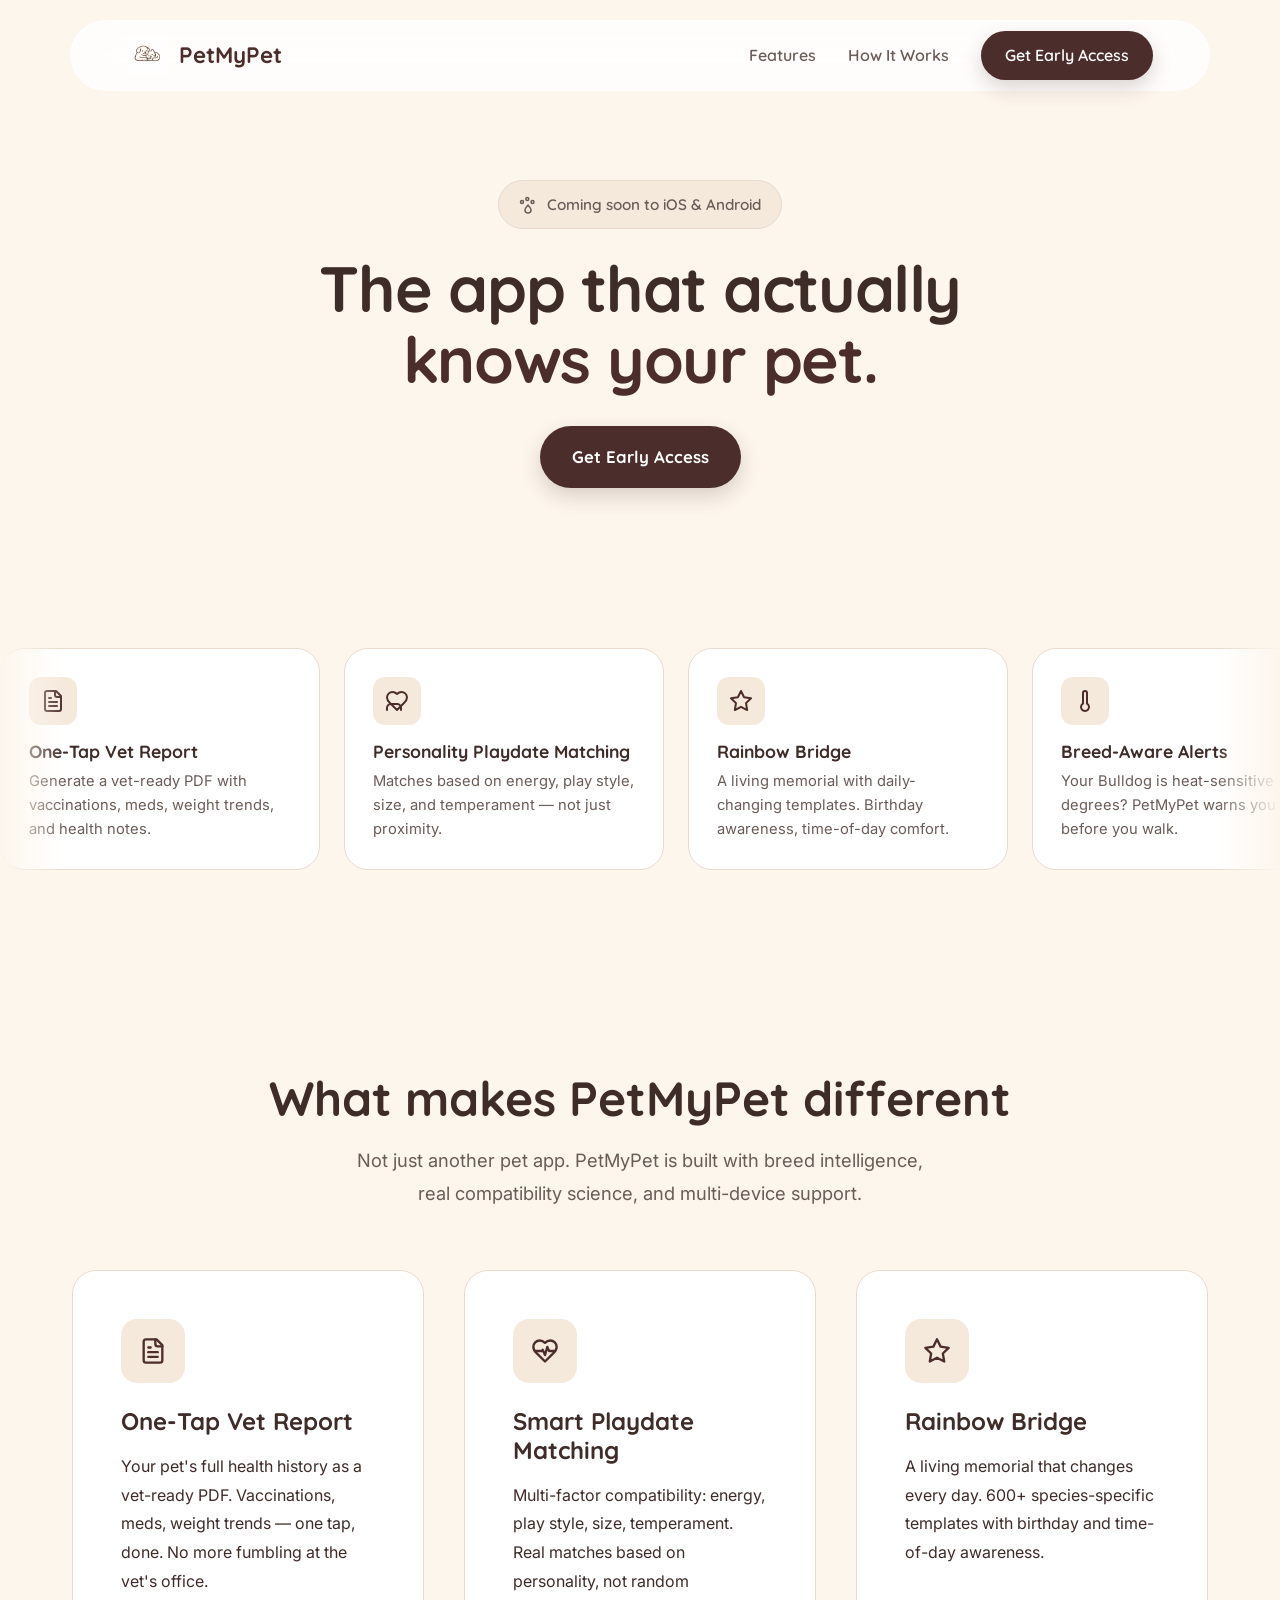
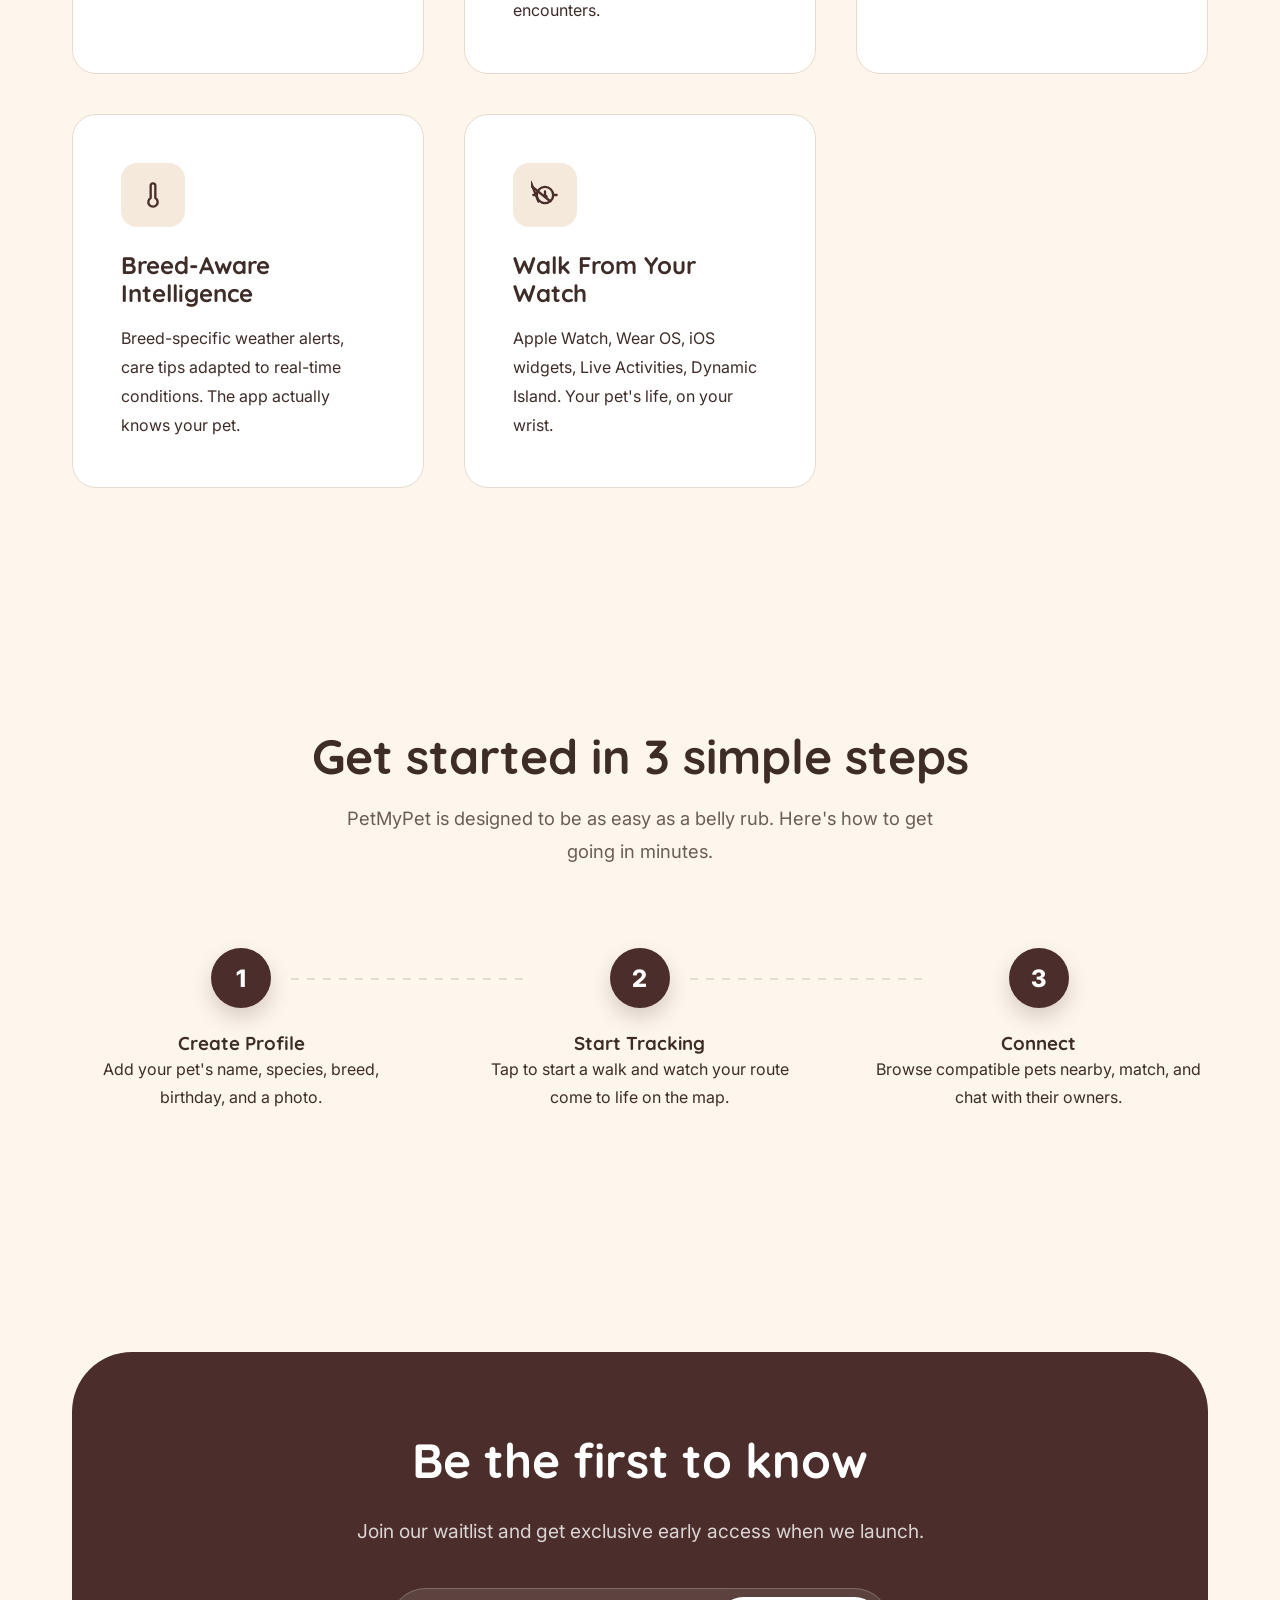
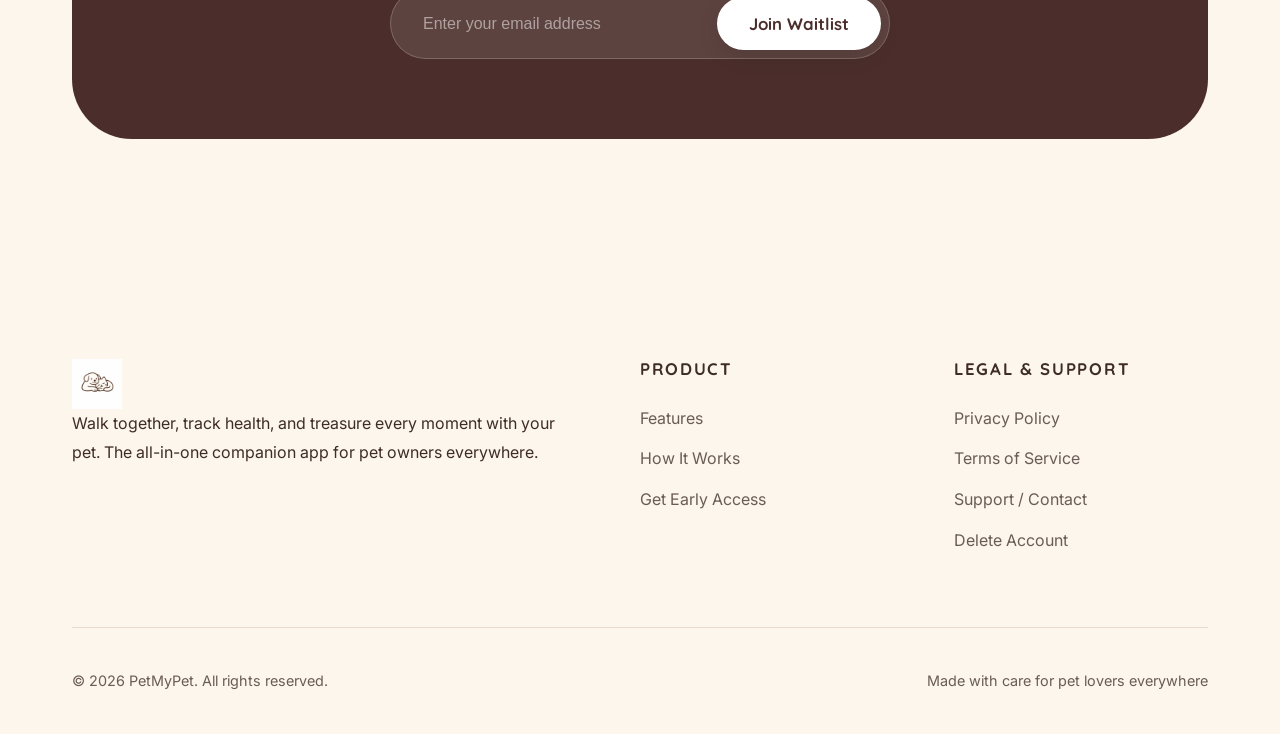
<file: index.html>
<!DOCTYPE html>
<html lang="en">
<head>
  <meta charset="UTF-8" />
  <meta name="viewport" content="width=device-width, initial-scale=1.0" />
  <title>PetMyPet — The App That Actually Knows Your Pet</title>
  <meta name="description" content="One-tap vet reports, breed-aware alerts, personality-based playdate matching, and walks from your Watch. PetMyPet is the pet app that actually knows your pet." />
  <meta property="og:title" content="PetMyPet — The App That Actually Knows Your Pet" />
  <meta property="og:description" content="One-tap vet reports, breed-aware alerts, personality-based playdate matching, and walks from your Watch. Coming soon." />
  <meta property="og:type" content="website" />
  <meta property="og:image" content="images/logo.png" />
  <link rel="icon" type="image/svg+xml" href="data:image/svg+xml,%3Csvg xmlns='http://www.w3.org/2000/svg' viewBox='0 0 24 24' fill='%234B2E2B'%3E%3Ccircle cx='11' cy='4' r='2'/%3E%3Ccircle cx='18' cy='8' r='2'/%3E%3Ccircle cx='4' cy='8' r='2'/%3E%3Cpath d='M12 12c-1.5 2-4 4-4 6.5a4 4 0 0 0 8 0c0-2.5-2.5-4.5-4-6.5z'/%3E%3C/svg%3E" />
  <link rel="stylesheet" href="css/style.css" />
  <link rel="preconnect" href="https://fonts.googleapis.com" />
  <link rel="preconnect" href="https://fonts.gstatic.com" crossorigin />
</head>
<body>

<!-- HEADER -->
<header class="header" role="banner">
  <div class="container">
    <div class="header-inner">
      <a href="index.html" class="logo" aria-label="PetMyPet Home">
        <img src="images/logo.png" alt="PetMyPet Logo" />
        PetMyPet
      </a>
      <nav class="nav" aria-label="Main navigation">
        <a href="#features">Features</a>
        <a href="#how-it-works">How It Works</a>
        <a href="#waitlist" class="btn btn-primary btn-sm">Get Early Access</a>
      </nav>
      <button class="hamburger" aria-label="Open menu" aria-expanded="false">
        <span></span><span></span><span></span>
      </button>
    </div>
  </div>
  <nav class="mobile-nav" aria-label="Mobile navigation">
    <a href="#features">Features</a>
    <a href="#how-it-works">How It Works</a>
    <a href="#waitlist">Get Early Access</a>
  </nav>
</header>

<!-- HERO -->
<section class="hero" id="home" aria-label="Hero">
  <div class="container">
    <div class="hero-inner">
      <div class="hero-content">
        <div class="hero-badge fade-in">
          <svg width="18" height="18" viewBox="0 0 24 24" fill="none" stroke="currentColor" stroke-width="2" stroke-linecap="round" stroke-linejoin="round"><circle cx="11" cy="4" r="2"/><circle cx="18" cy="8" r="2"/><circle cx="4" cy="8" r="2"/><path d="M12 12c-1.5 2-4 4-4 6.5a4 4 0 0 0 8 0c0-2.5-2.5-4.5-4-6.5z"/></svg>
          Coming soon to iOS &amp; Android
        </div>
        <h1 class="fade-in fade-in-delay-1">
          The app that actually<br>
          <span style="color: var(--primary)">knows your pet.</span>
        </h1>
        <div class="hero-actions fade-in fade-in-delay-2">
          <a href="#waitlist" class="btn btn-primary">Get Early Access</a>
        </div>
      </div>
    </div>
  </div>
</section>

<!-- FEATURE HIGHLIGHTS CAROUSEL -->
<section class="carousel-section">
  <div class="carousel-wrapper">
    <div class="carousel-track">
      <!-- Set 1 -->
      <div class="carousel-card">
        <div class="carousel-card-icon"><svg width="24" height="24" viewBox="0 0 24 24" fill="none" stroke="currentColor" stroke-width="2" stroke-linecap="round" stroke-linejoin="round"><path d="M15 2H6a2 2 0 0 0-2 2v16a2 2 0 0 0 2 2h12a2 2 0 0 0 2-2V7Z"/><path d="M14 2v4a2 2 0 0 0 2 2h4"/><path d="M10 9H8"/><path d="M16 13H8"/><path d="M16 17H8"/></svg></div>
        <h3>One-Tap Vet Report</h3>
        <p>Generate a vet-ready PDF with vaccinations, meds, weight trends, and health notes.</p>
      </div>
      <div class="carousel-card">
        <div class="carousel-card-icon"><svg width="24" height="24" viewBox="0 0 24 24" fill="none" stroke="currentColor" stroke-width="2" stroke-linecap="round" stroke-linejoin="round"><path d="M19 14c1.49-1.46 3-3.21 3-5.5A5.5 5.5 0 0 0 16.5 3c-1.76 0-3 .5-4.5 2-1.5-1.5-2.74-2-4.5-2A5.5 5.5 0 0 0 2 8.5c0 2.3 1.5 4.05 3 5.5l7 7Z"/><path d="M16 21v-2a4 4 0 0 0-4-4H6a4 4 0 0 0-4 4v2"/></svg></div>
        <h3>Personality Playdate Matching</h3>
        <p>Matches based on energy, play style, size, and temperament — not just proximity.</p>
      </div>
      <div class="carousel-card">
        <div class="carousel-card-icon"><svg width="24" height="24" viewBox="0 0 24 24" fill="none" stroke="currentColor" stroke-width="2" stroke-linecap="round" stroke-linejoin="round"><polygon points="12 2 15.09 8.26 22 9.27 17 14.14 18.18 21.02 12 17.77 5.82 21.02 7 14.14 2 9.27 8.91 8.26 12 2"/></svg></div>
        <h3>Rainbow Bridge</h3>
        <p>A living memorial with daily-changing templates. Birthday awareness, time-of-day comfort.</p>
      </div>
      <div class="carousel-card">
        <div class="carousel-card-icon"><svg width="24" height="24" viewBox="0 0 24 24" fill="none" stroke="currentColor" stroke-width="2" stroke-linecap="round" stroke-linejoin="round"><path d="M14 4v10.54a4 4 0 1 1-4 0V4a2 2 0 0 1 4 0Z"/></svg></div>
        <h3>Breed-Aware Alerts</h3>
        <p>Your Bulldog is heat-sensitive at 35 degrees? PetMyPet warns you before you walk.</p>
      </div>
      <div class="carousel-card">
        <div class="carousel-card-icon"><svg width="24" height="24" viewBox="0 0 24 24" fill="none" stroke="currentColor" stroke-width="2" stroke-linecap="round" stroke-linejoin="round"><circle cx="12" cy="12" r="7"/><polyline points="12 9 12 12 13.5 13.5"/><path d="M16.51 17.35-.35 3.83"/><path d="M2 12h2"/><path d="M20 12h2"/><path d="M6.34 17.66-.35.35"/></svg></div>
        <h3>Walk From Your Watch</h3>
        <p>Apple Watch, Wear OS, widgets, Live Activities. Start walks from your wrist.</p>
      </div>
      <div class="carousel-card">
        <div class="carousel-card-icon"><svg width="24" height="24" viewBox="0 0 24 24" fill="none" stroke="currentColor" stroke-width="2" stroke-linecap="round" stroke-linejoin="round"><path d="M16 21v-2a4 4 0 0 0-4-4H6a4 4 0 0 0-4 4v2"/><circle cx="9" cy="7" r="4"/><path d="M22 21v-2a4 4 0 0 0-3-3.87"/><path d="M16 3.13a4 4 0 0 1 0 7.75"/></svg></div>
        <h3>Family Sharing</h3>
        <p>Invite family and caregivers. Everyone sees walks, health records, and vet dates.</p>
      </div>
      <!-- Set 2 (duplicate for seamless loop) -->
      <div class="carousel-card">
        <div class="carousel-card-icon"><svg width="24" height="24" viewBox="0 0 24 24" fill="none" stroke="currentColor" stroke-width="2" stroke-linecap="round" stroke-linejoin="round"><path d="M15 2H6a2 2 0 0 0-2 2v16a2 2 0 0 0 2 2h12a2 2 0 0 0 2-2V7Z"/><path d="M14 2v4a2 2 0 0 0 2 2h4"/><path d="M10 9H8"/><path d="M16 13H8"/><path d="M16 17H8"/></svg></div>
        <h3>One-Tap Vet Report</h3>
        <p>Generate a vet-ready PDF with vaccinations, meds, weight trends, and health notes.</p>
      </div>
      <div class="carousel-card">
        <div class="carousel-card-icon"><svg width="24" height="24" viewBox="0 0 24 24" fill="none" stroke="currentColor" stroke-width="2" stroke-linecap="round" stroke-linejoin="round"><path d="M19 14c1.49-1.46 3-3.21 3-5.5A5.5 5.5 0 0 0 16.5 3c-1.76 0-3 .5-4.5 2-1.5-1.5-2.74-2-4.5-2A5.5 5.5 0 0 0 2 8.5c0 2.3 1.5 4.05 3 5.5l7 7Z"/><path d="M16 21v-2a4 4 0 0 0-4-4H6a4 4 0 0 0-4 4v2"/></svg></div>
        <h3>Personality Playdate Matching</h3>
        <p>Matches based on energy, play style, size, and temperament — not just proximity.</p>
      </div>
      <div class="carousel-card">
        <div class="carousel-card-icon"><svg width="24" height="24" viewBox="0 0 24 24" fill="none" stroke="currentColor" stroke-width="2" stroke-linecap="round" stroke-linejoin="round"><polygon points="12 2 15.09 8.26 22 9.27 17 14.14 18.18 21.02 12 17.77 5.82 21.02 7 14.14 2 9.27 8.91 8.26 12 2"/></svg></div>
        <h3>Rainbow Bridge</h3>
        <p>A living memorial with daily-changing templates. Birthday awareness, time-of-day comfort.</p>
      </div>
      <div class="carousel-card">
        <div class="carousel-card-icon"><svg width="24" height="24" viewBox="0 0 24 24" fill="none" stroke="currentColor" stroke-width="2" stroke-linecap="round" stroke-linejoin="round"><path d="M14 4v10.54a4 4 0 1 1-4 0V4a2 2 0 0 1 4 0Z"/></svg></div>
        <h3>Breed-Aware Alerts</h3>
        <p>Your Bulldog is heat-sensitive at 35 degrees? PetMyPet warns you before you walk.</p>
      </div>
      <div class="carousel-card">
        <div class="carousel-card-icon"><svg width="24" height="24" viewBox="0 0 24 24" fill="none" stroke="currentColor" stroke-width="2" stroke-linecap="round" stroke-linejoin="round"><circle cx="12" cy="12" r="7"/><polyline points="12 9 12 12 13.5 13.5"/><path d="M16.51 17.35-.35 3.83"/><path d="M2 12h2"/><path d="M20 12h2"/><path d="M6.34 17.66-.35.35"/></svg></div>
        <h3>Walk From Your Watch</h3>
        <p>Apple Watch, Wear OS, widgets, Live Activities. Start walks from your wrist.</p>
      </div>
      <div class="carousel-card">
        <div class="carousel-card-icon"><svg width="24" height="24" viewBox="0 0 24 24" fill="none" stroke="currentColor" stroke-width="2" stroke-linecap="round" stroke-linejoin="round"><path d="M16 21v-2a4 4 0 0 0-4-4H6a4 4 0 0 0-4 4v2"/><circle cx="9" cy="7" r="4"/><path d="M22 21v-2a4 4 0 0 0-3-3.87"/><path d="M16 3.13a4 4 0 0 1 0 7.75"/></svg></div>
        <h3>Family Sharing</h3>
        <p>Invite family and caregivers. Everyone sees walks, health records, and vet dates.</p>
      </div>
    </div>
  </div>
</section>

<!-- FEATURES -->
<section class="section" id="features">
  <div class="container">
    <div class="text-center fade-in">
      <h2 class="section-heading">What makes PetMyPet different</h2>
      <p class="section-subtext">Not just another pet app. PetMyPet is built with breed intelligence, real compatibility science, and multi-device support.</p>
    </div>
    <div class="features-grid">
      <div class="feature-card fade-in">
        <span class="feature-card-icon">
          <svg width="28" height="28" viewBox="0 0 24 24" fill="none" stroke="currentColor" stroke-width="2" stroke-linecap="round" stroke-linejoin="round"><path d="M15 2H6a2 2 0 0 0-2 2v16a2 2 0 0 0 2 2h12a2 2 0 0 0 2-2V7Z"/><path d="M14 2v4a2 2 0 0 0 2 2h4"/><path d="M10 9H8"/><path d="M16 13H8"/><path d="M16 17H8"/></svg>
        </span>
        <h3>One-Tap Vet Report</h3>
        <p>Your pet's full health history as a vet-ready PDF. Vaccinations, meds, weight trends — one tap, done. No more fumbling at the vet's office.</p>
      </div>
      <div class="feature-card fade-in fade-in-delay-1">
        <span class="feature-card-icon">
          <svg width="28" height="28" viewBox="0 0 24 24" fill="none" stroke="currentColor" stroke-width="2" stroke-linecap="round" stroke-linejoin="round"><path d="M19 14c1.49-1.46 3-3.21 3-5.5A5.5 5.5 0 0 0 16.5 3c-1.76 0-3 .5-4.5 2-1.5-1.5-2.74-2-4.5-2A5.5 5.5 0 0 0 2 8.5c0 2.3 1.5 4.05 3 5.5l7 7Z"/><path d="M3.22 12H9.5l.5-1 2 4.5 2-7 1.5 3.5h5.27"/></svg>
        </span>
        <h3>Smart Playdate Matching</h3>
        <p>Multi-factor compatibility: energy, play style, size, temperament. Real matches based on personality, not random encounters.</p>
      </div>
      <div class="feature-card fade-in fade-in-delay-2">
        <span class="feature-card-icon">
          <svg width="28" height="28" viewBox="0 0 24 24" fill="none" stroke="currentColor" stroke-width="2" stroke-linecap="round" stroke-linejoin="round"><polygon points="12 2 15.09 8.26 22 9.27 17 14.14 18.18 21.02 12 17.77 5.82 21.02 7 14.14 2 9.27 8.91 8.26 12 2"/></svg>
        </span>
        <h3>Rainbow Bridge</h3>
        <p>A living memorial that changes every day. 600+ species-specific templates with birthday and time-of-day awareness.</p>
      </div>
      <div class="feature-card fade-in fade-in-delay-3">
        <span class="feature-card-icon">
          <svg width="28" height="28" viewBox="0 0 24 24" fill="none" stroke="currentColor" stroke-width="2" stroke-linecap="round" stroke-linejoin="round"><path d="M14 4v10.54a4 4 0 1 1-4 0V4a2 2 0 0 1 4 0Z"/></svg>
        </span>
        <h3>Breed-Aware Intelligence</h3>
        <p>Breed-specific weather alerts, care tips adapted to real-time conditions. The app actually knows your pet.</p>
      </div>
      <div class="feature-card fade-in">
        <span class="feature-card-icon">
          <svg width="28" height="28" viewBox="0 0 24 24" fill="none" stroke="currentColor" stroke-width="2" stroke-linecap="round" stroke-linejoin="round"><circle cx="12" cy="12" r="7"/><polyline points="12 9 12 12 13.5 13.5"/><path d="M16.51 17.35-.35 3.83"/><path d="M2 12h2"/><path d="M20 12h2"/><path d="M6.34 17.66-.35.35"/></svg>
        </span>
        <h3>Walk From Your Watch</h3>
        <p>Apple Watch, Wear OS, iOS widgets, Live Activities, Dynamic Island. Your pet's life, on your wrist.</p>
      </div>
    </div>
  </div>
</section>

<!-- HOW IT WORKS -->
<section class="section how-it-works" id="how-it-works">
  <div class="container">
    <div class="text-center fade-in">
      <h2 class="section-heading">Get started in 3 simple steps</h2>
      <p class="section-subtext">PetMyPet is designed to be as easy as a belly rub. Here's how to get going in minutes.</p>
    </div>
    <div class="steps-container">
      <div class="step-item fade-in">
        <div class="step-number">1</div>
        <h3>Create Profile</h3>
        <p>Add your pet's name, species, breed, birthday, and a photo.</p>
      </div>
      <div class="step-item fade-in fade-in-delay-1">
        <div class="step-number">2</div>
        <h3>Start Tracking</h3>
        <p>Tap to start a walk and watch your route come to life on the map.</p>
      </div>
      <div class="step-item fade-in fade-in-delay-2">
        <div class="step-number">3</div>
        <h3>Connect</h3>
        <p>Browse compatible pets nearby, match, and chat with their owners.</p>
      </div>
    </div>
  </div>
</section>

<!-- WAITLIST -->
<section class="section" id="waitlist">
  <div class="container">
    <div class="waitlist-card fade-in">
      <h2>Be the first to know</h2>
      <p>Join our waitlist and get exclusive early access when we launch.</p>
      <form class="waitlist-form">
        <input type="email" placeholder="Enter your email address" required />
        <button type="submit" class="btn btn-primary">Join Waitlist</button>
      </form>
    </div>
  </div>
</section>

<!-- FOOTER -->
<footer class="footer">
  <div class="container">
    <div class="footer-top">
      <div class="footer-brand">
        <a href="index.html" class="footer-logo">
          <img src="images/logo.png" alt="PetMyPet Logo" />
        </a>
        <p>Walk together, track health, and treasure every moment with your pet. The all-in-one companion app for pet owners everywhere.</p>
      </div>
      <div class="footer-col">
        <h5>Product</h5>
        <ul>
          <li><a href="#features">Features</a></li>
          <li><a href="#how-it-works">How It Works</a></li>
          <li><a href="#waitlist">Get Early Access</a></li>
        </ul>
      </div>
      <div class="footer-col">
        <h5>Legal &amp; Support</h5>
        <ul>
          <li><a href="privacy.html">Privacy Policy</a></li>
          <li><a href="terms.html">Terms of Service</a></li>
          <li><a href="support.html">Support / Contact</a></li>
          <li><a href="delete-account.html">Delete Account</a></li>
        </ul>
      </div>
    </div>
    <div class="footer-bottom">
      <p>&copy; 2026 PetMyPet. All rights reserved.</p>
      <p>Made with care for pet lovers everywhere</p>
    </div>
  </div>
</footer>

<script src="js/main.js"></script>
</body>
</html>
</file>
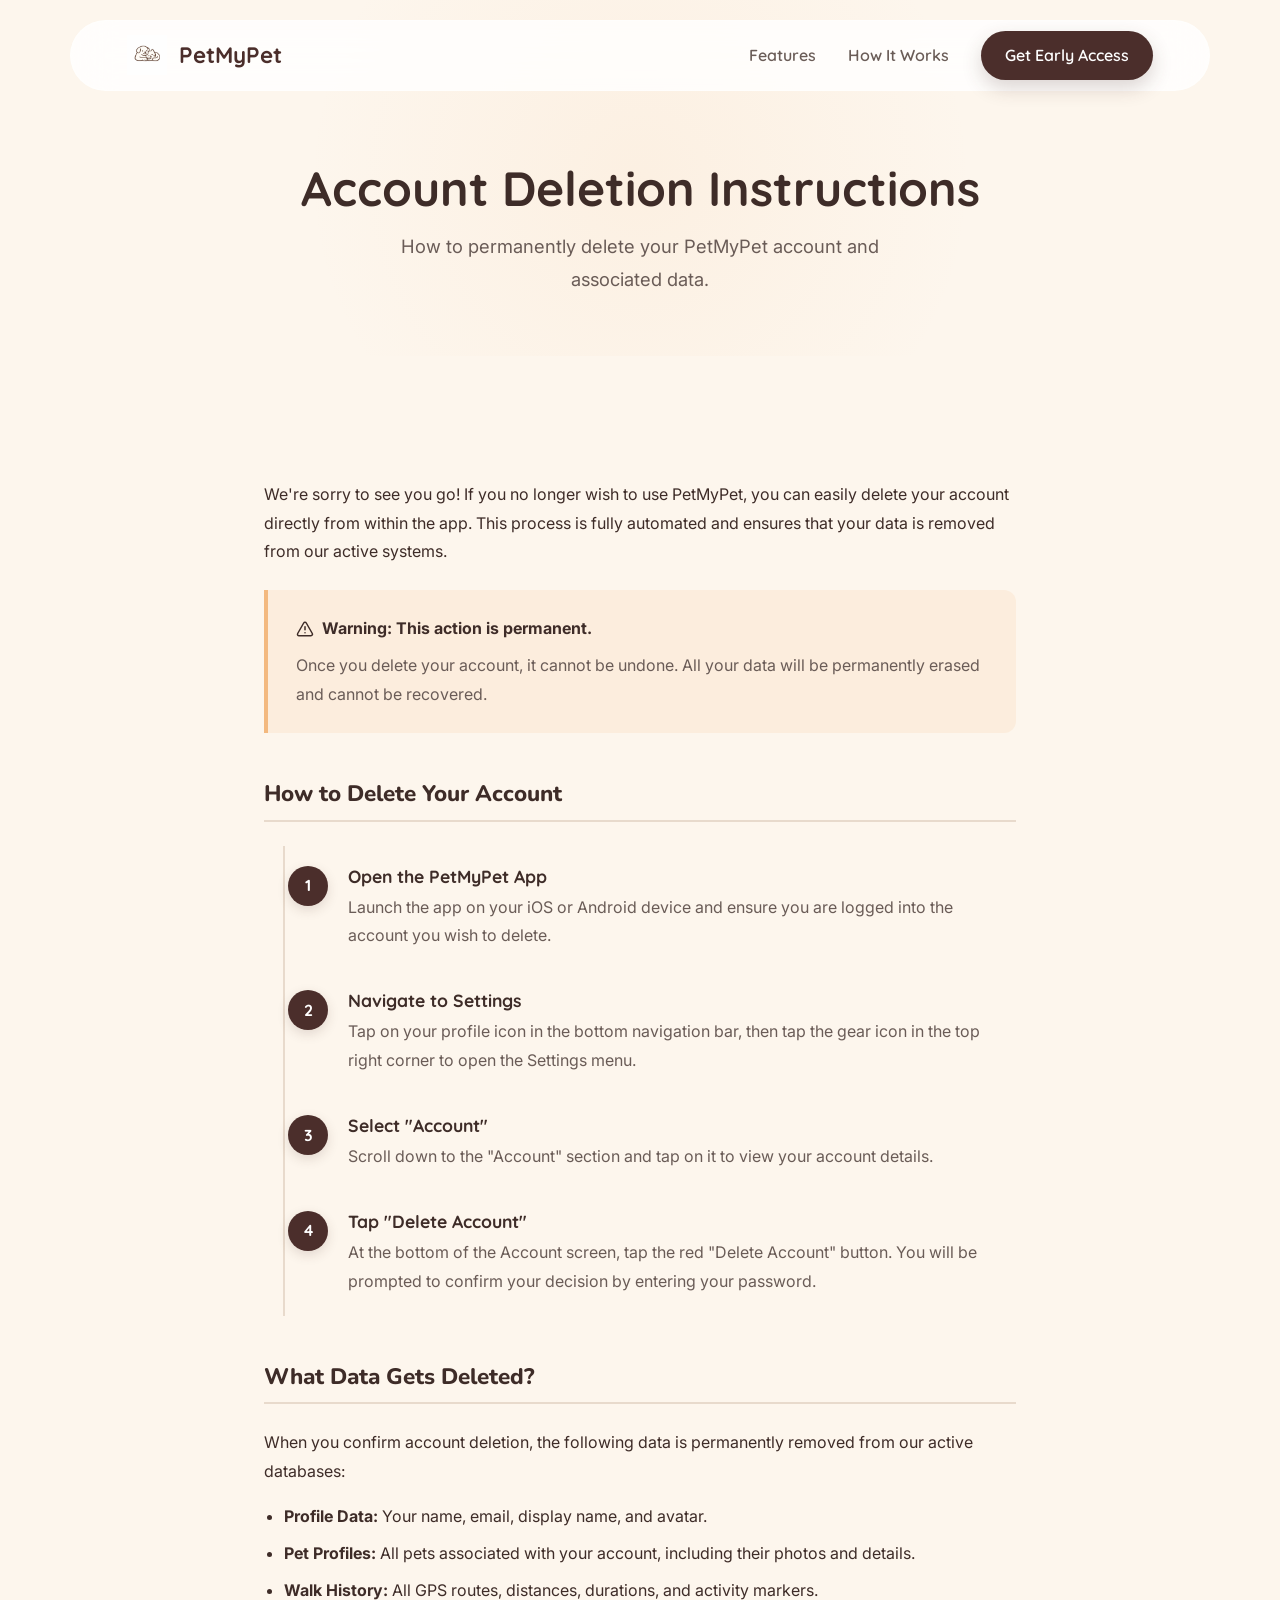
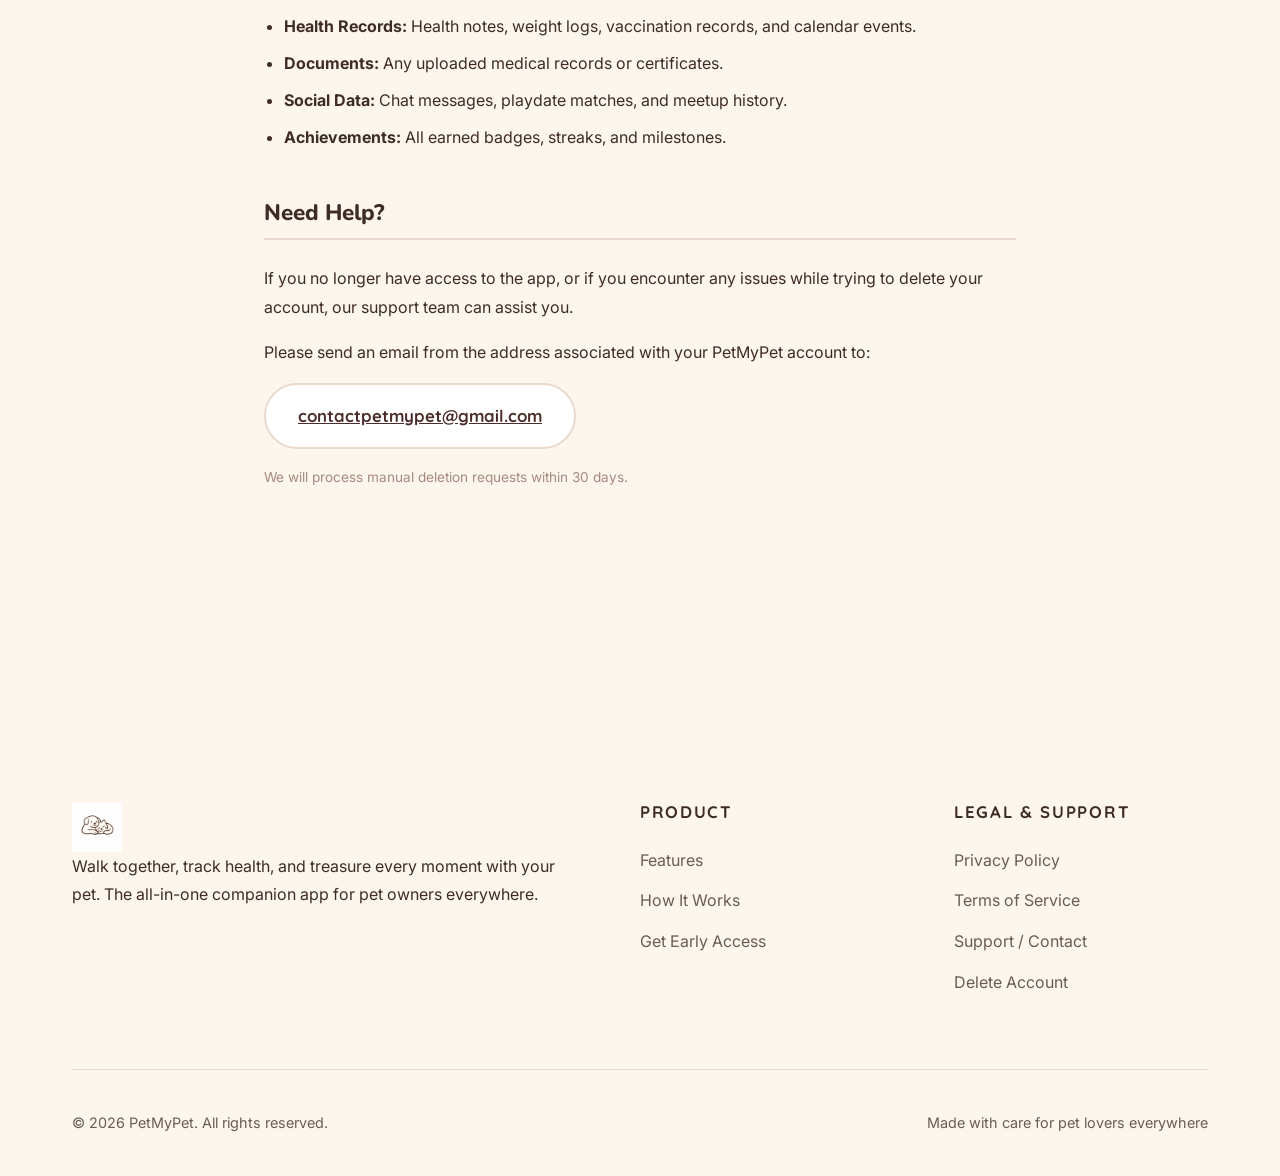
<file: delete-account.html>
<!DOCTYPE html>
<html lang="en">
<head>
  <meta charset="UTF-8" />
  <meta name="viewport" content="width=device-width, initial-scale=1.0" />
  <title>Account Deletion Instructions — PetMyPet</title>
  <meta name="description" content="Instructions on how to delete your PetMyPet account and data." />
  <meta property="og:title" content="Account Deletion — PetMyPet" />
  <meta property="og:description" content="How to permanently delete your PetMyPet account and associated data." />
  <meta property="og:type" content="website" />
  <link rel="icon" type="image/svg+xml" href="data:image/svg+xml,%3Csvg xmlns='http://www.w3.org/2000/svg' viewBox='0 0 24 24' fill='%234B2E2B'%3E%3Ccircle cx='11' cy='4' r='2'/%3E%3Ccircle cx='18' cy='8' r='2'/%3E%3Ccircle cx='4' cy='8' r='2'/%3E%3Cpath d='M12 12c-1.5 2-4 4-4 6.5a4 4 0 0 0 8 0c0-2.5-2.5-4.5-4-6.5z'/%3E%3C/svg%3E" />
  <link rel="stylesheet" href="css/style.css" />
  <link rel="preconnect" href="https://fonts.googleapis.com" />
  <link rel="preconnect" href="https://fonts.gstatic.com" crossorigin />
</head>
<body>

<!-- HEADER -->
<header class="header" role="banner">
  <div class="container">
    <div class="header-inner">
      <a href="index.html" class="logo" aria-label="PetMyPet Home">
        <img src="images/logo.png" alt="PetMyPet Logo" />
        PetMyPet
      </a>
      <nav class="nav" aria-label="Main navigation">
        <a href="index.html#features">Features</a>
        <a href="index.html#how-it-works">How It Works</a>
        <a href="index.html#waitlist" class="btn btn-primary btn-sm">Get Early Access</a>
      </nav>
      <button class="hamburger" aria-label="Open menu" aria-expanded="false">
        <span></span><span></span><span></span>
      </button>
    </div>
  </div>
  <nav class="mobile-nav" aria-label="Mobile navigation">
    <a href="index.html#features">Features</a>
    <a href="index.html#how-it-works">How It Works</a>
    <a href="index.html#waitlist">Get Early Access</a>
  </nav>
</header>

<!-- INNER HERO -->
<section class="inner-hero">
  <div class="container">
    <h1>Account Deletion Instructions</h1>
    <p>How to permanently delete your PetMyPet account and associated data.</p>
  </div>
</section>

<!-- CONTENT -->
<section class="inner-content">
  <div class="container" style="max-width: 800px; margin: 0 auto; padding: 64px 24px 96px;">

    <div class="inner-body">
      <p>We're sorry to see you go! If you no longer wish to use PetMyPet, you can easily delete your account directly from within the app. This process is fully automated and ensures that your data is removed from our active systems.</p>

      <div class="warning-box">
        <strong>
          <svg width="18" height="18" viewBox="0 0 24 24" fill="none" stroke="currentColor" stroke-width="2" stroke-linecap="round" stroke-linejoin="round"><path d="m21.73 18-8-14a2 2 0 0 0-3.48 0l-8 14A2 2 0 0 0 4 21h16a2 2 0 0 0 1.73-3"/><path d="M12 9v4"/><path d="M12 17h.01"/></svg>
          Warning: This action is permanent.
        </strong>
        <p>Once you delete your account, it cannot be undone. All your data will be permanently erased and cannot be recovered.</p>
      </div>

      <h3 style="font-family: 'Nunito', sans-serif; font-weight: 800; font-size: 1.4rem; margin: 48px 0 24px; padding-bottom: 12px; border-bottom: 2px solid var(--border);">How to Delete Your Account</h3>

      <div class="delete-steps">
        <div class="delete-step">
          <div class="delete-step-num">1</div>
          <div class="delete-step-body">
            <h4>Open the PetMyPet App</h4>
            <p>Launch the app on your iOS or Android device and ensure you are logged into the account you wish to delete.</p>
          </div>
        </div>
        <div class="delete-step">
          <div class="delete-step-num">2</div>
          <div class="delete-step-body">
            <h4>Navigate to Settings</h4>
            <p>Tap on your profile icon in the bottom navigation bar, then tap the gear icon in the top right corner to open the Settings menu.</p>
          </div>
        </div>
        <div class="delete-step">
          <div class="delete-step-num">3</div>
          <div class="delete-step-body">
            <h4>Select "Account"</h4>
            <p>Scroll down to the "Account" section and tap on it to view your account details.</p>
          </div>
        </div>
        <div class="delete-step">
          <div class="delete-step-num">4</div>
          <div class="delete-step-body">
            <h4>Tap "Delete Account"</h4>
            <p>At the bottom of the Account screen, tap the red "Delete Account" button. You will be prompted to confirm your decision by entering your password.</p>
          </div>
        </div>
      </div>

      <h3 style="font-family: 'Nunito', sans-serif; font-weight: 800; font-size: 1.4rem; margin: 48px 0 24px; padding-bottom: 12px; border-bottom: 2px solid var(--border);">What Data Gets Deleted?</h3>
      <p>When you confirm account deletion, the following data is permanently removed from our active databases:</p>
      <ul style="list-style: disc; padding-left: 20px; display: flex; flex-direction: column; gap: 8px; margin-bottom: 24px;">
        <li><strong>Profile Data:</strong> Your name, email, display name, and avatar.</li>
        <li><strong>Pet Profiles:</strong> All pets associated with your account, including their photos and details.</li>
        <li><strong>Walk History:</strong> All GPS routes, distances, durations, and activity markers.</li>
        <li><strong>Health Records:</strong> Health notes, weight logs, vaccination records, and calendar events.</li>
        <li><strong>Documents:</strong> Any uploaded medical records or certificates.</li>
        <li><strong>Social Data:</strong> Chat messages, playdate matches, and meetup history.</li>
        <li><strong>Achievements:</strong> All earned badges, streaks, and milestones.</li>
      </ul>

      <h3 style="font-family: 'Nunito', sans-serif; font-weight: 800; font-size: 1.4rem; margin: 48px 0 24px; padding-bottom: 12px; border-bottom: 2px solid var(--border);">Need Help?</h3>
      <p>If you no longer have access to the app, or if you encounter any issues while trying to delete your account, our support team can assist you.</p>
      <p>Please send an email from the address associated with your PetMyPet account to:</p>
      <p style="margin-top: 12px;">
        <a href="mailto:contactpetmypet@gmail.com" class="btn btn-outline">contactpetmypet@gmail.com</a>
      </p>
      <p style="font-size: 0.85rem; color: var(--muted); margin-top: 12px;">We will process manual deletion requests within 30 days.</p>

    </div>

  </div>
</section>

<!-- FOOTER -->
<footer class="footer" role="contentinfo">
  <div class="container">
    <div class="footer-top">
      <div class="footer-brand">
        <a href="index.html" class="footer-logo">
          <img src="images/logo.png" alt="PetMyPet Logo" />
        </a>
        <p>Walk together, track health, and treasure every moment with your pet. The all-in-one companion app for pet owners everywhere.</p>
      </div>
      <div class="footer-col">
        <h5>Product</h5>
        <ul>
          <li><a href="index.html#features">Features</a></li>
          <li><a href="index.html#how-it-works">How It Works</a></li>
          <li><a href="index.html#waitlist">Get Early Access</a></li>
        </ul>
      </div>
      <div class="footer-col">
        <h5>Legal &amp; Support</h5>
        <ul>
          <li><a href="privacy.html">Privacy Policy</a></li>
          <li><a href="terms.html">Terms of Service</a></li>
          <li><a href="support.html">Support / Contact</a></li>
          <li><a href="delete-account.html">Delete Account</a></li>
        </ul>
      </div>
    </div>
    <div class="footer-bottom">
      <p>&copy; 2026 PetMyPet. All rights reserved.</p>
      <p>Made with care for pet lovers everywhere</p>
    </div>
  </div>
</footer>

<script src="js/main.js"></script>
</body>
</html>
</file>
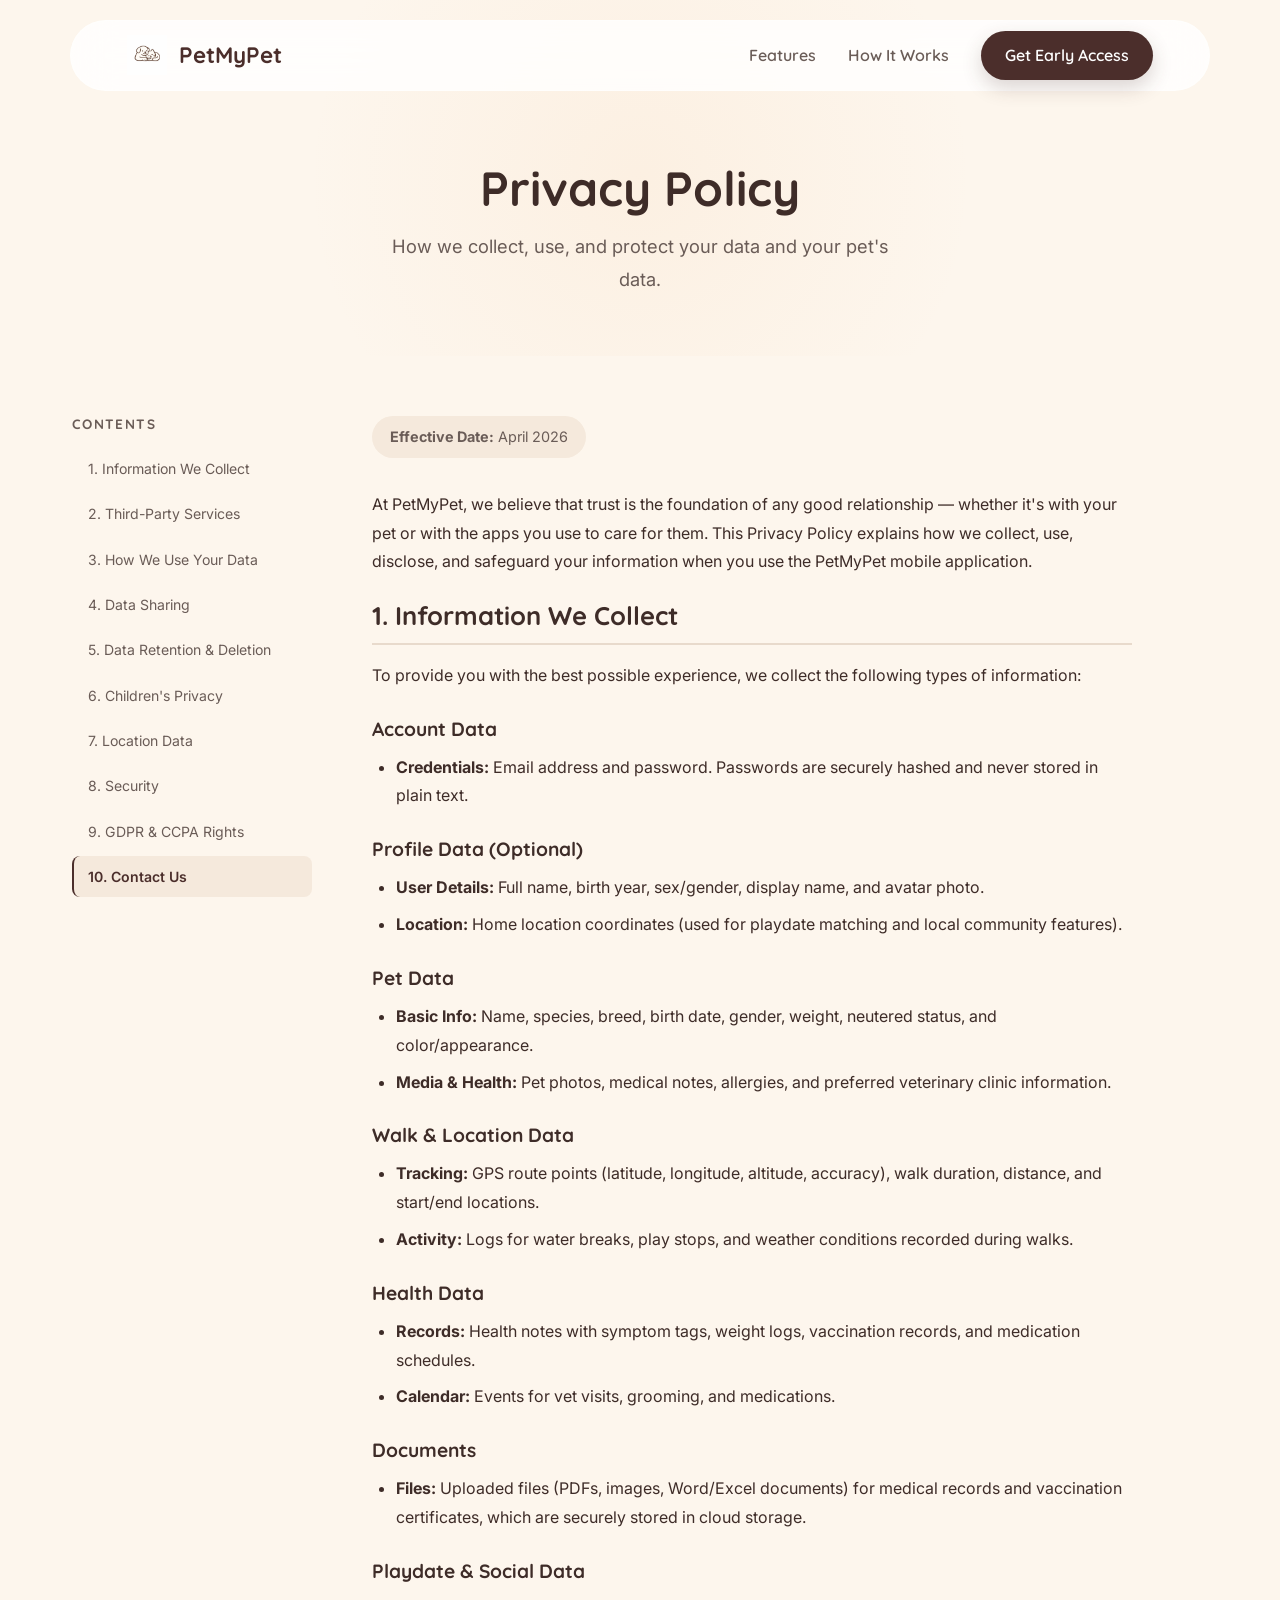
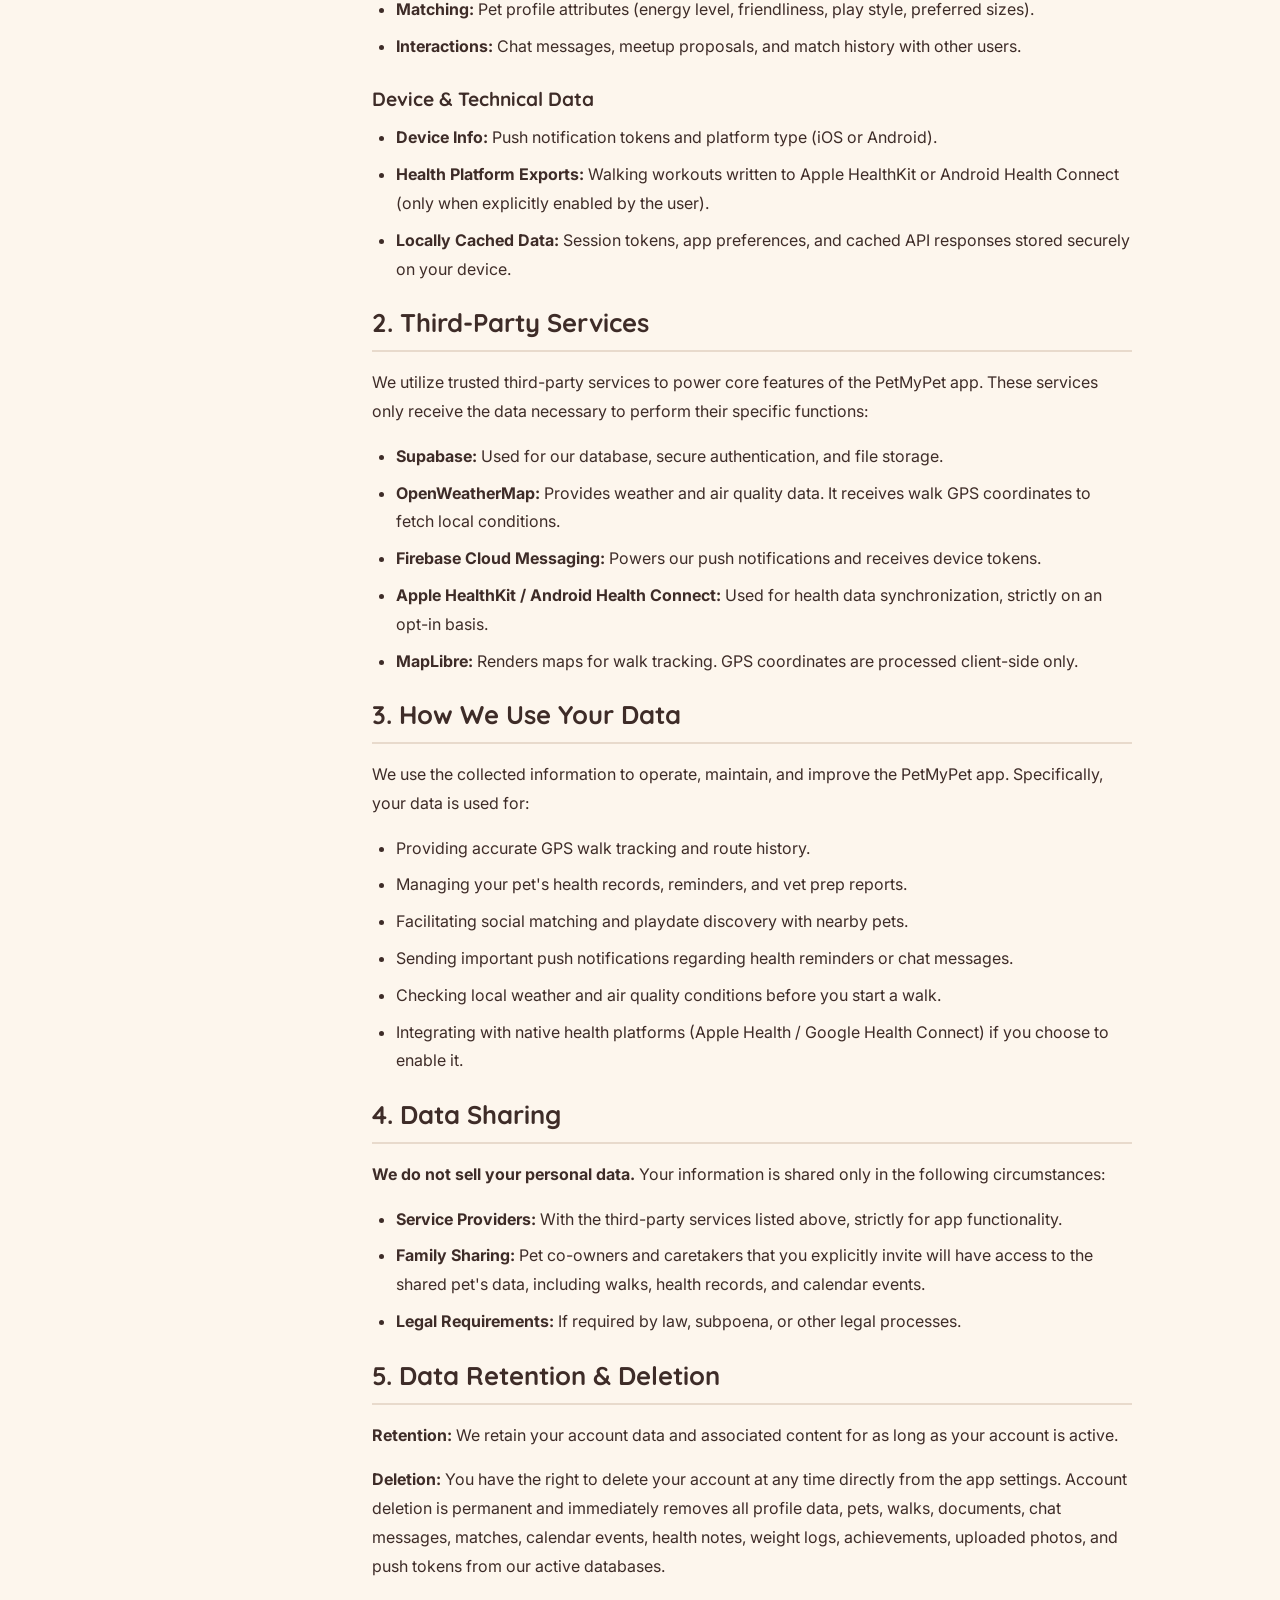
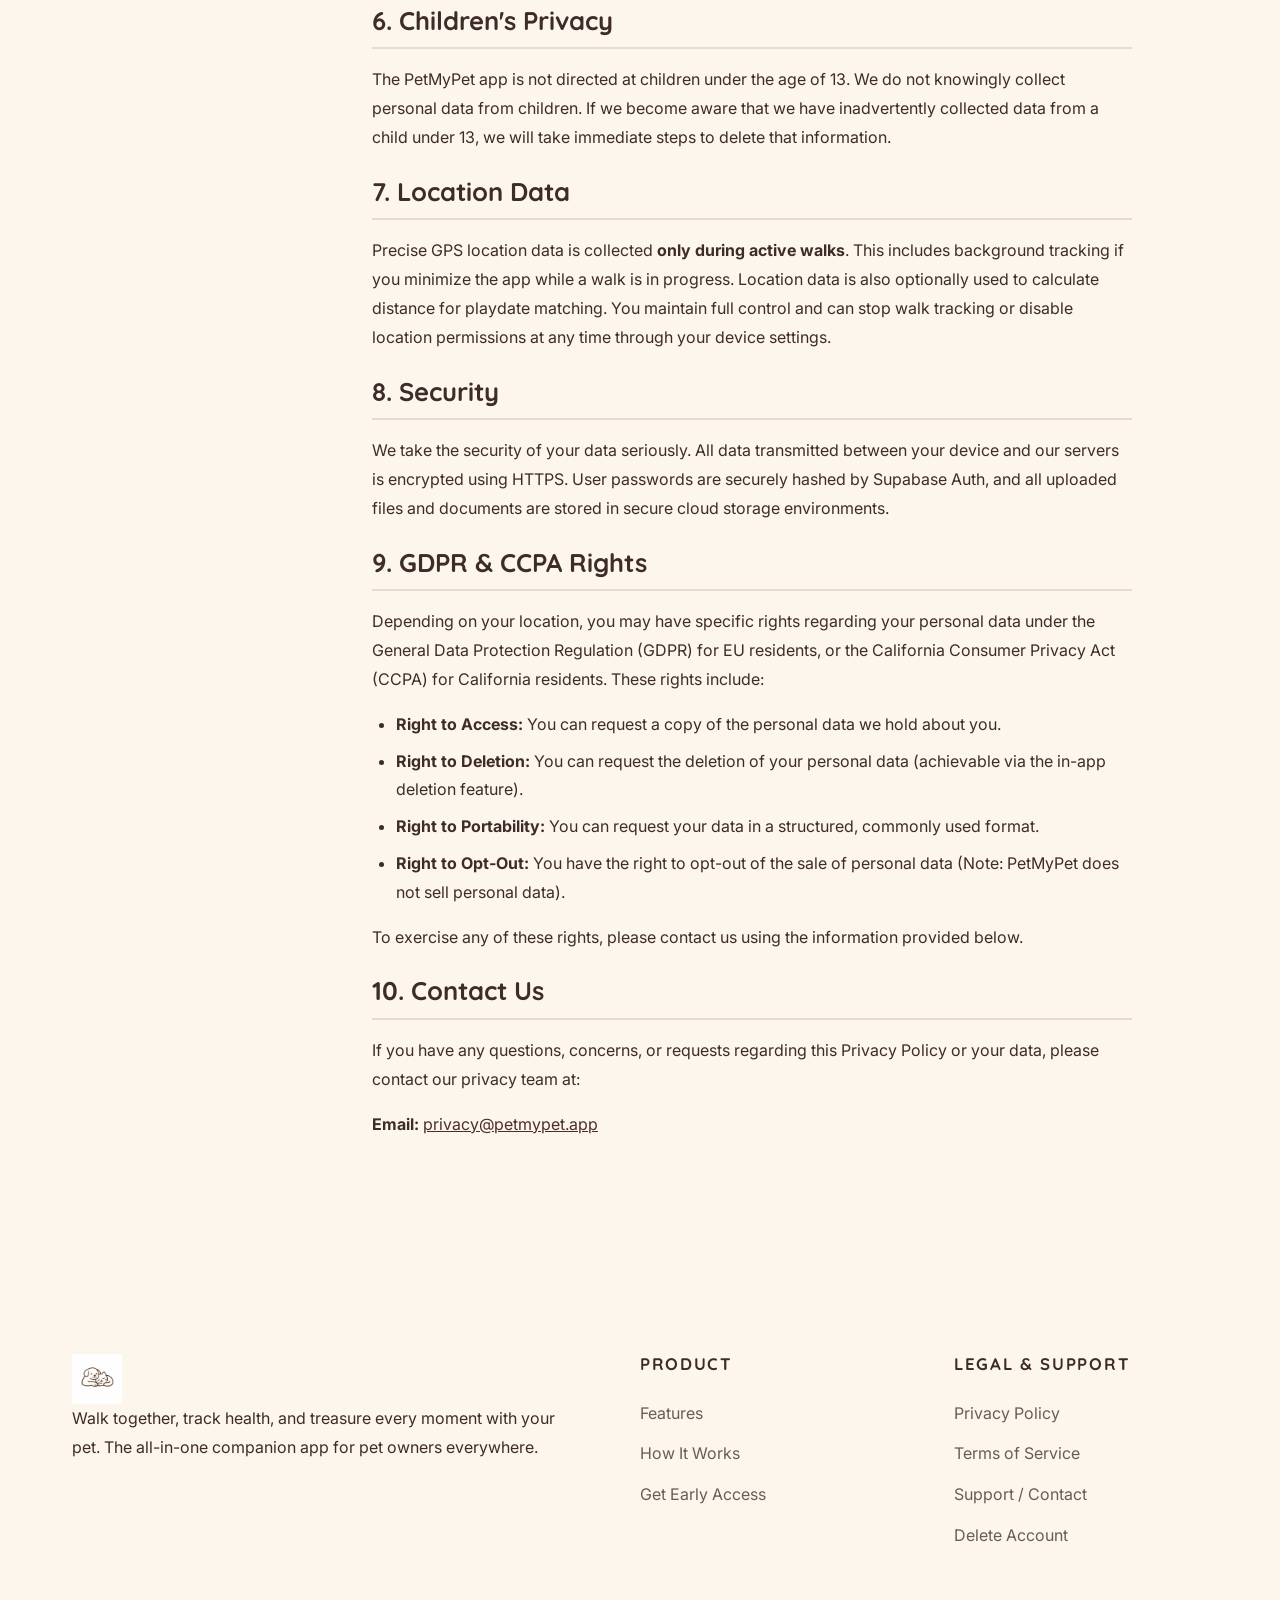
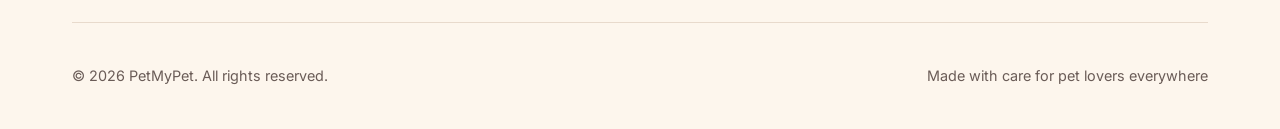
<file: privacy.html>
<!DOCTYPE html>
<html lang="en">
<head>
  <meta charset="UTF-8" />
  <meta name="viewport" content="width=device-width, initial-scale=1.0" />
  <title>Privacy Policy — PetMyPet</title>
  <meta name="description" content="Privacy Policy for the PetMyPet mobile app." />
  <meta property="og:title" content="Privacy Policy — PetMyPet" />
  <meta property="og:description" content="How we collect, use, and protect your data and your pet's data." />
  <meta property="og:type" content="website" />
  <link rel="icon" type="image/svg+xml" href="data:image/svg+xml,%3Csvg xmlns='http://www.w3.org/2000/svg' viewBox='0 0 24 24' fill='%234B2E2B'%3E%3Ccircle cx='11' cy='4' r='2'/%3E%3Ccircle cx='18' cy='8' r='2'/%3E%3Ccircle cx='4' cy='8' r='2'/%3E%3Cpath d='M12 12c-1.5 2-4 4-4 6.5a4 4 0 0 0 8 0c0-2.5-2.5-4.5-4-6.5z'/%3E%3C/svg%3E" />
  <link rel="stylesheet" href="css/style.css" />
  <link rel="preconnect" href="https://fonts.googleapis.com" />
  <link rel="preconnect" href="https://fonts.gstatic.com" crossorigin />
</head>
<body>

<!-- HEADER -->
<header class="header" role="banner">
  <div class="container">
    <div class="header-inner">
      <a href="index.html" class="logo" aria-label="PetMyPet Home">
        <img src="images/logo.png" alt="PetMyPet Logo" />
        PetMyPet
      </a>
      <nav class="nav" aria-label="Main navigation">
        <a href="index.html#features">Features</a>
        <a href="index.html#how-it-works">How It Works</a>
        <a href="index.html#waitlist" class="btn btn-primary btn-sm">Get Early Access</a>
      </nav>
      <button class="hamburger" aria-label="Open menu" aria-expanded="false">
        <span></span><span></span><span></span>
      </button>
    </div>
  </div>
  <nav class="mobile-nav" aria-label="Mobile navigation">
    <a href="index.html#features">Features</a>
    <a href="index.html#how-it-works">How It Works</a>
    <a href="index.html#waitlist">Get Early Access</a>
  </nav>
</header>

<!-- INNER HERO -->
<section class="inner-hero">
  <div class="container">
    <h1>Privacy Policy</h1>
    <p>How we collect, use, and protect your data and your pet's data.</p>
  </div>
</section>

<!-- CONTENT -->
<section class="inner-content">
  <div class="container">
    <div class="inner-content-wrap">

      <!-- Sidebar TOC -->
      <aside class="inner-toc-wrap">
        <div class="inner-toc">
          <h4>Contents</h4>
          <ul>
            <li><a href="#information-we-collect" class="active">1. Information We Collect</a></li>
            <li><a href="#third-party-services">2. Third-Party Services</a></li>
            <li><a href="#how-we-use">3. How We Use Your Data</a></li>
            <li><a href="#data-sharing">4. Data Sharing</a></li>
            <li><a href="#data-retention">5. Data Retention &amp; Deletion</a></li>
            <li><a href="#childrens-privacy">6. Children's Privacy</a></li>
            <li><a href="#location-data">7. Location Data</a></li>
            <li><a href="#security">8. Security</a></li>
            <li><a href="#gdpr-ccpa">9. GDPR &amp; CCPA Rights</a></li>
            <li><a href="#contact">10. Contact Us</a></li>
          </ul>
        </div>
      </aside>

      <!-- Main Body -->
      <div class="inner-body">
        <div class="effective-date">
          <strong>Effective Date:</strong> April 2026
        </div>

        <p>At PetMyPet, we believe that trust is the foundation of any good relationship — whether it's with your pet or with the apps you use to care for them. This Privacy Policy explains how we collect, use, disclose, and safeguard your information when you use the PetMyPet mobile application.</p>

        <section id="information-we-collect">
          <h2>1. Information We Collect</h2>
          <p>To provide you with the best possible experience, we collect the following types of information:</p>

          <h3>Account Data</h3>
          <ul>
            <li><strong>Credentials:</strong> Email address and password. Passwords are securely hashed and never stored in plain text.</li>
          </ul>

          <h3>Profile Data (Optional)</h3>
          <ul>
            <li><strong>User Details:</strong> Full name, birth year, sex/gender, display name, and avatar photo.</li>
            <li><strong>Location:</strong> Home location coordinates (used for playdate matching and local community features).</li>
          </ul>

          <h3>Pet Data</h3>
          <ul>
            <li><strong>Basic Info:</strong> Name, species, breed, birth date, gender, weight, neutered status, and color/appearance.</li>
            <li><strong>Media &amp; Health:</strong> Pet photos, medical notes, allergies, and preferred veterinary clinic information.</li>
          </ul>

          <h3>Walk &amp; Location Data</h3>
          <ul>
            <li><strong>Tracking:</strong> GPS route points (latitude, longitude, altitude, accuracy), walk duration, distance, and start/end locations.</li>
            <li><strong>Activity:</strong> Logs for water breaks, play stops, and weather conditions recorded during walks.</li>
          </ul>

          <h3>Health Data</h3>
          <ul>
            <li><strong>Records:</strong> Health notes with symptom tags, weight logs, vaccination records, and medication schedules.</li>
            <li><strong>Calendar:</strong> Events for vet visits, grooming, and medications.</li>
          </ul>

          <h3>Documents</h3>
          <ul>
            <li><strong>Files:</strong> Uploaded files (PDFs, images, Word/Excel documents) for medical records and vaccination certificates, which are securely stored in cloud storage.</li>
          </ul>

          <h3>Playdate &amp; Social Data</h3>
          <ul>
            <li><strong>Matching:</strong> Pet profile attributes (energy level, friendliness, play style, preferred sizes).</li>
            <li><strong>Interactions:</strong> Chat messages, meetup proposals, and match history with other users.</li>
          </ul>

          <h3>Device &amp; Technical Data</h3>
          <ul>
            <li><strong>Device Info:</strong> Push notification tokens and platform type (iOS or Android).</li>
            <li><strong>Health Platform Exports:</strong> Walking workouts written to Apple HealthKit or Android Health Connect (only when explicitly enabled by the user).</li>
            <li><strong>Locally Cached Data:</strong> Session tokens, app preferences, and cached API responses stored securely on your device.</li>
          </ul>
        </section>

        <section id="third-party-services">
          <h2>2. Third-Party Services</h2>
          <p>We utilize trusted third-party services to power core features of the PetMyPet app. These services only receive the data necessary to perform their specific functions:</p>
          <ul>
            <li><strong>Supabase:</strong> Used for our database, secure authentication, and file storage.</li>
            <li><strong>OpenWeatherMap:</strong> Provides weather and air quality data. It receives walk GPS coordinates to fetch local conditions.</li>
            <li><strong>Firebase Cloud Messaging:</strong> Powers our push notifications and receives device tokens.</li>
            <li><strong>Apple HealthKit / Android Health Connect:</strong> Used for health data synchronization, strictly on an opt-in basis.</li>
            <li><strong>MapLibre:</strong> Renders maps for walk tracking. GPS coordinates are processed client-side only.</li>
          </ul>
        </section>

        <section id="how-we-use">
          <h2>3. How We Use Your Data</h2>
          <p>We use the collected information to operate, maintain, and improve the PetMyPet app. Specifically, your data is used for:</p>
          <ul>
            <li>Providing accurate GPS walk tracking and route history.</li>
            <li>Managing your pet's health records, reminders, and vet prep reports.</li>
            <li>Facilitating social matching and playdate discovery with nearby pets.</li>
            <li>Sending important push notifications regarding health reminders or chat messages.</li>
            <li>Checking local weather and air quality conditions before you start a walk.</li>
            <li>Integrating with native health platforms (Apple Health / Google Health Connect) if you choose to enable it.</li>
          </ul>
        </section>

        <section id="data-sharing">
          <h2>4. Data Sharing</h2>
          <p><strong>We do not sell your personal data.</strong> Your information is shared only in the following circumstances:</p>
          <ul>
            <li><strong>Service Providers:</strong> With the third-party services listed above, strictly for app functionality.</li>
            <li><strong>Family Sharing:</strong> Pet co-owners and caretakers that you explicitly invite will have access to the shared pet's data, including walks, health records, and calendar events.</li>
            <li><strong>Legal Requirements:</strong> If required by law, subpoena, or other legal processes.</li>
          </ul>
        </section>

        <section id="data-retention">
          <h2>5. Data Retention &amp; Deletion</h2>
          <p><strong>Retention:</strong> We retain your account data and associated content for as long as your account is active.</p>
          <p><strong>Deletion:</strong> You have the right to delete your account at any time directly from the app settings. Account deletion is permanent and immediately removes all profile data, pets, walks, documents, chat messages, matches, calendar events, health notes, weight logs, achievements, uploaded photos, and push tokens from our active databases.</p>
        </section>

        <section id="childrens-privacy">
          <h2>6. Children's Privacy</h2>
          <p>The PetMyPet app is not directed at children under the age of 13. We do not knowingly collect personal data from children. If we become aware that we have inadvertently collected data from a child under 13, we will take immediate steps to delete that information.</p>
        </section>

        <section id="location-data">
          <h2>7. Location Data</h2>
          <p>Precise GPS location data is collected <strong>only during active walks</strong>. This includes background tracking if you minimize the app while a walk is in progress. Location data is also optionally used to calculate distance for playdate matching. You maintain full control and can stop walk tracking or disable location permissions at any time through your device settings.</p>
        </section>

        <section id="security">
          <h2>8. Security</h2>
          <p>We take the security of your data seriously. All data transmitted between your device and our servers is encrypted using HTTPS. User passwords are securely hashed by Supabase Auth, and all uploaded files and documents are stored in secure cloud storage environments.</p>
        </section>

        <section id="gdpr-ccpa">
          <h2>9. GDPR &amp; CCPA Rights</h2>
          <p>Depending on your location, you may have specific rights regarding your personal data under the General Data Protection Regulation (GDPR) for EU residents, or the California Consumer Privacy Act (CCPA) for California residents. These rights include:</p>
          <ul>
            <li><strong>Right to Access:</strong> You can request a copy of the personal data we hold about you.</li>
            <li><strong>Right to Deletion:</strong> You can request the deletion of your personal data (achievable via the in-app deletion feature).</li>
            <li><strong>Right to Portability:</strong> You can request your data in a structured, commonly used format.</li>
            <li><strong>Right to Opt-Out:</strong> You have the right to opt-out of the sale of personal data (Note: PetMyPet does not sell personal data).</li>
          </ul>
          <p>To exercise any of these rights, please contact us using the information provided below.</p>
        </section>

        <section id="contact">
          <h2>10. Contact Us</h2>
          <p>If you have any questions, concerns, or requests regarding this Privacy Policy or your data, please contact our privacy team at:</p>
          <p><strong>Email:</strong> <a href="mailto:privacy@petmypet.app">privacy@petmypet.app</a></p>
        </section>

      </div>
    </div>
  </div>
</section>

<!-- FOOTER -->
<footer class="footer" role="contentinfo">
  <div class="container">
    <div class="footer-top">
      <div class="footer-brand">
        <a href="index.html" class="footer-logo">
          <img src="images/logo.png" alt="PetMyPet Logo" />
        </a>
        <p>Walk together, track health, and treasure every moment with your pet. The all-in-one companion app for pet owners everywhere.</p>
      </div>
      <div class="footer-col">
        <h5>Product</h5>
        <ul>
          <li><a href="index.html#features">Features</a></li>
          <li><a href="index.html#how-it-works">How It Works</a></li>
          <li><a href="index.html#waitlist">Get Early Access</a></li>
        </ul>
      </div>
      <div class="footer-col">
        <h5>Legal &amp; Support</h5>
        <ul>
          <li><a href="privacy.html">Privacy Policy</a></li>
          <li><a href="terms.html">Terms of Service</a></li>
          <li><a href="support.html">Support / Contact</a></li>
          <li><a href="delete-account.html">Delete Account</a></li>
        </ul>
      </div>
    </div>
    <div class="footer-bottom">
      <p>&copy; 2026 PetMyPet. All rights reserved.</p>
      <p>Made with care for pet lovers everywhere</p>
    </div>
  </div>
</footer>

<script src="js/main.js"></script>
</body>
</html>
</file>
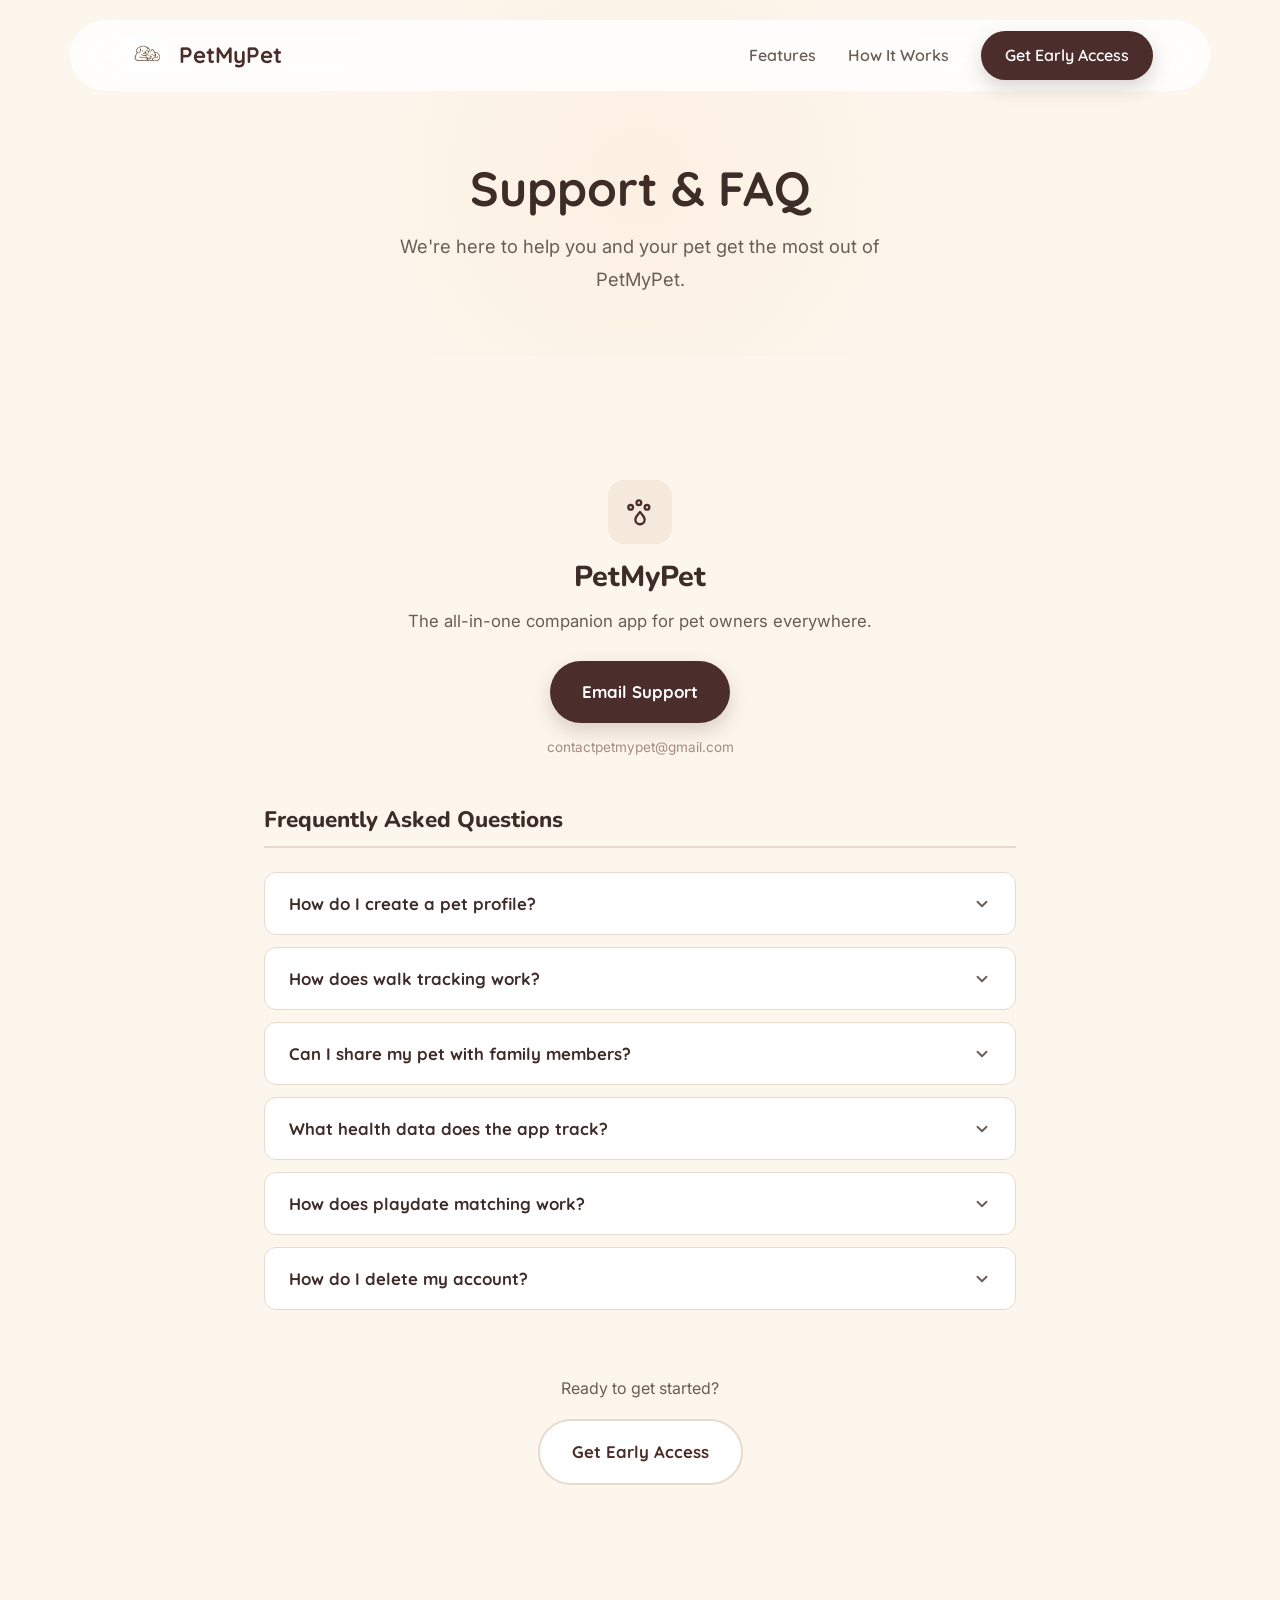
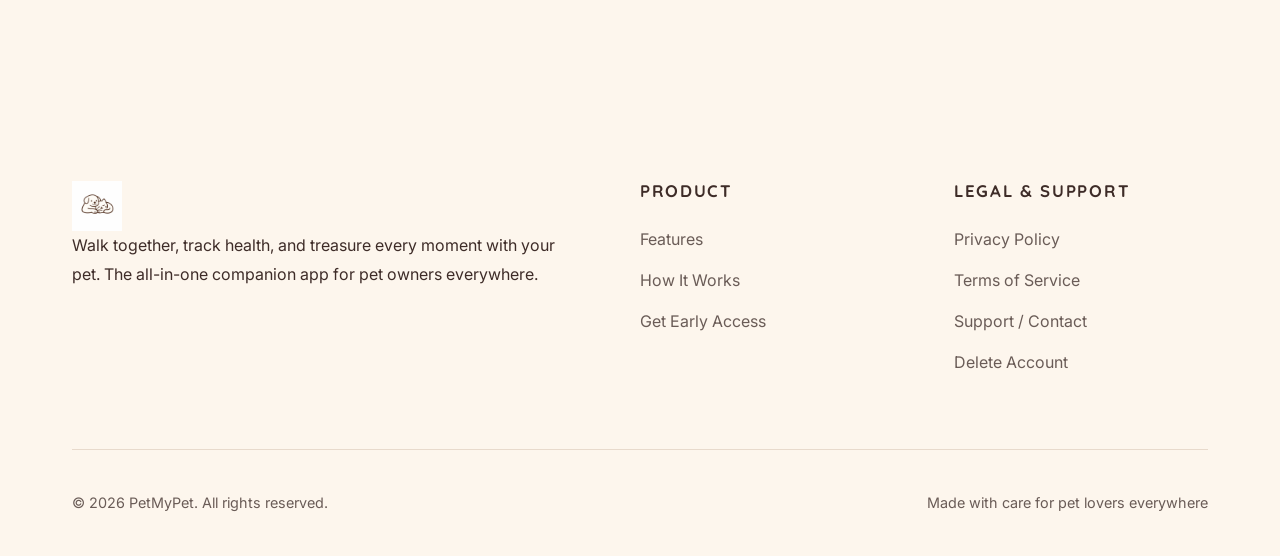
<file: support.html>
<!DOCTYPE html>
<html lang="en">
<head>
  <meta charset="UTF-8" />
  <meta name="viewport" content="width=device-width, initial-scale=1.0" />
  <title>Support &amp; FAQ — PetMyPet</title>
  <meta name="description" content="Support and Frequently Asked Questions for the PetMyPet mobile app." />
  <meta property="og:title" content="Support &amp; FAQ — PetMyPet" />
  <meta property="og:description" content="Get help with PetMyPet. Browse FAQs or contact our support team." />
  <meta property="og:type" content="website" />
  <link rel="icon" type="image/svg+xml" href="data:image/svg+xml,%3Csvg xmlns='http://www.w3.org/2000/svg' viewBox='0 0 24 24' fill='%234B2E2B'%3E%3Ccircle cx='11' cy='4' r='2'/%3E%3Ccircle cx='18' cy='8' r='2'/%3E%3Ccircle cx='4' cy='8' r='2'/%3E%3Cpath d='M12 12c-1.5 2-4 4-4 6.5a4 4 0 0 0 8 0c0-2.5-2.5-4.5-4-6.5z'/%3E%3C/svg%3E" />
  <link rel="stylesheet" href="css/style.css" />
  <link rel="preconnect" href="https://fonts.googleapis.com" />
  <link rel="preconnect" href="https://fonts.gstatic.com" crossorigin />
</head>
<body>

<!-- HEADER -->
<header class="header" role="banner">
  <div class="container">
    <div class="header-inner">
      <a href="index.html" class="logo" aria-label="PetMyPet Home">
        <img src="images/logo.png" alt="PetMyPet Logo" />
        PetMyPet
      </a>
      <nav class="nav" aria-label="Main navigation">
        <a href="index.html#features">Features</a>
        <a href="index.html#how-it-works">How It Works</a>
        <a href="index.html#waitlist" class="btn btn-primary btn-sm">Get Early Access</a>
      </nav>
      <button class="hamburger" aria-label="Open menu" aria-expanded="false">
        <span></span><span></span><span></span>
      </button>
    </div>
  </div>
  <nav class="mobile-nav" aria-label="Mobile navigation">
    <a href="index.html#features">Features</a>
    <a href="index.html#how-it-works">How It Works</a>
    <a href="index.html#waitlist">Get Early Access</a>
  </nav>
</header>

<!-- INNER HERO -->
<section class="inner-hero">
  <div class="container">
    <h1>Support &amp; FAQ</h1>
    <p>We're here to help you and your pet get the most out of PetMyPet.</p>
  </div>
</section>

<!-- CONTENT -->
<section class="inner-content">
  <div class="container" style="max-width: 800px; margin: 0 auto; padding: 64px 24px 96px;">

    <div style="text-align: center; margin-bottom: 48px;">
      <div style="width: 64px; height: 64px; margin: 0 auto 16px; border-radius: 16px; background: var(--surface); display: flex; align-items: center; justify-content: center;">
        <svg width="28" height="28" viewBox="0 0 24 24" fill="none" stroke="var(--primary)" stroke-width="2" stroke-linecap="round" stroke-linejoin="round"><circle cx="11" cy="4" r="2"/><circle cx="18" cy="8" r="2"/><circle cx="4" cy="8" r="2"/><path d="M12 12c-1.5 2-4 4-4 6.5a4 4 0 0 0 8 0c0-2.5-2.5-4.5-4-6.5z"/></svg>
      </div>
      <h2 style="font-family: 'Nunito', sans-serif; font-weight: 800; font-size: 1.8rem; margin-bottom: 12px;">PetMyPet</h2>
      <p style="color: var(--text-sec); font-size: 1.05rem; margin-bottom: 24px;">The all-in-one companion app for pet owners everywhere.</p>
      <a href="mailto:contactpetmypet@gmail.com" class="btn btn-primary">Email Support</a>
      <p style="font-size: 0.85rem; color: var(--muted); margin-top: 12px;">contactpetmypet@gmail.com</p>
    </div>

    <h3 style="font-family: 'Nunito', sans-serif; font-weight: 800; font-size: 1.4rem; margin-bottom: 24px; padding-bottom: 12px; border-bottom: 2px solid var(--border);">Frequently Asked Questions</h3>

    <div class="faq-list">

      <div class="faq-item">
        <button class="faq-question" aria-expanded="false">
          How do I create a pet profile?
          <span class="faq-arrow">
            <svg width="18" height="18" viewBox="0 0 24 24" fill="none" stroke="currentColor" stroke-width="2.5" stroke-linecap="round" stroke-linejoin="round"><path d="m6 9 6 6 6-6"/></svg>
          </span>
        </button>
        <div class="faq-answer">
          <p>After creating your account, tap the "+" icon on the Home dashboard or go to the Pets tab and select "Add Pet". You can enter your pet's name, species, breed, birthday, and upload a cute photo. You can add as many pets as you like!</p>
        </div>
      </div>

      <div class="faq-item">
        <button class="faq-question" aria-expanded="false">
          How does walk tracking work?
          <span class="faq-arrow">
            <svg width="18" height="18" viewBox="0 0 24 24" fill="none" stroke="currentColor" stroke-width="2.5" stroke-linecap="round" stroke-linejoin="round"><path d="m6 9 6 6 6-6"/></svg>
          </span>
        </button>
        <div class="faq-answer">
          <p>Simply tap the "Start Walk" button on the Home screen. PetMyPet uses your phone's GPS to track your route, distance, and duration in real-time. You can also log water breaks and play stops along the way. When you're done, tap "Finish" to save the walk to your history.</p>
        </div>
      </div>

      <div class="faq-item">
        <button class="faq-question" aria-expanded="false">
          Can I share my pet with family members?
          <span class="faq-arrow">
            <svg width="18" height="18" viewBox="0 0 24 24" fill="none" stroke="currentColor" stroke-width="2.5" stroke-linecap="round" stroke-linejoin="round"><path d="m6 9 6 6 6-6"/></svg>
          </span>
        </button>
        <div class="faq-answer">
          <p>Yes! Go to your pet's profile, tap "Settings", and select "Family Sharing". You can invite family members or caretakers via email. Once they accept, they'll be able to see the pet's profile, log walks, and add health notes.</p>
        </div>
      </div>

      <div class="faq-item">
        <button class="faq-question" aria-expanded="false">
          What health data does the app track?
          <span class="faq-arrow">
            <svg width="18" height="18" viewBox="0 0 24 24" fill="none" stroke="currentColor" stroke-width="2.5" stroke-linecap="round" stroke-linejoin="round"><path d="m6 9 6 6 6-6"/></svg>
          </span>
        </button>
        <div class="faq-answer">
          <p>PetMyPet allows you to track weight (with visual trend charts), log health notes with symptom tags, schedule vet visits and vaccinations, and store medical documents. You can even generate a one-tap report to share with your vet.</p>
        </div>
      </div>

      <div class="faq-item">
        <button class="faq-question" aria-expanded="false">
          How does playdate matching work?
          <span class="faq-arrow">
            <svg width="18" height="18" viewBox="0 0 24 24" fill="none" stroke="currentColor" stroke-width="2.5" stroke-linecap="round" stroke-linejoin="round"><path d="m6 9 6 6 6-6"/></svg>
          </span>
        </button>
        <div class="faq-answer">
          <p>In the Discover tab, you can browse nearby pets. Our smart matching algorithm suggests playmates based on your pet's energy level, size, and temperament. If you find a match, you can chat with the owner to arrange a meetup.</p>
        </div>
      </div>

      <div class="faq-item">
        <button class="faq-question" aria-expanded="false">
          How do I delete my account?
          <span class="faq-arrow">
            <svg width="18" height="18" viewBox="0 0 24 24" fill="none" stroke="currentColor" stroke-width="2.5" stroke-linecap="round" stroke-linejoin="round"><path d="m6 9 6 6 6-6"/></svg>
          </span>
        </button>
        <div class="faq-answer">
          <p>You can delete your account at any time by going to Settings > Account > Delete Account. Please note that this action is permanent and will remove all your data. For detailed instructions, visit our <a href="delete-account.html" style="color: var(--primary); text-decoration: underline;">Account Deletion page</a>.</p>
        </div>
      </div>

    </div>

    <div style="text-align: center; margin-top: 64px;">
      <p style="color: var(--text-sec); margin-bottom: 16px;">Ready to get started?</p>
      <a href="index.html#waitlist" class="btn btn-outline">Get Early Access</a>
    </div>

  </div>
</section>

<!-- FOOTER -->
<footer class="footer" role="contentinfo">
  <div class="container">
    <div class="footer-top">
      <div class="footer-brand">
        <a href="index.html" class="footer-logo">
          <img src="images/logo.png" alt="PetMyPet Logo" />
        </a>
        <p>Walk together, track health, and treasure every moment with your pet. The all-in-one companion app for pet owners everywhere.</p>
      </div>
      <div class="footer-col">
        <h5>Product</h5>
        <ul>
          <li><a href="index.html#features">Features</a></li>
          <li><a href="index.html#how-it-works">How It Works</a></li>
          <li><a href="index.html#waitlist">Get Early Access</a></li>
        </ul>
      </div>
      <div class="footer-col">
        <h5>Legal &amp; Support</h5>
        <ul>
          <li><a href="privacy.html">Privacy Policy</a></li>
          <li><a href="terms.html">Terms of Service</a></li>
          <li><a href="support.html">Support / Contact</a></li>
          <li><a href="delete-account.html">Delete Account</a></li>
        </ul>
      </div>
    </div>
    <div class="footer-bottom">
      <p>&copy; 2026 PetMyPet. All rights reserved.</p>
      <p>Made with care for pet lovers everywhere</p>
    </div>
  </div>
</footer>

<script src="js/main.js"></script>
</body>
</html>
</file>
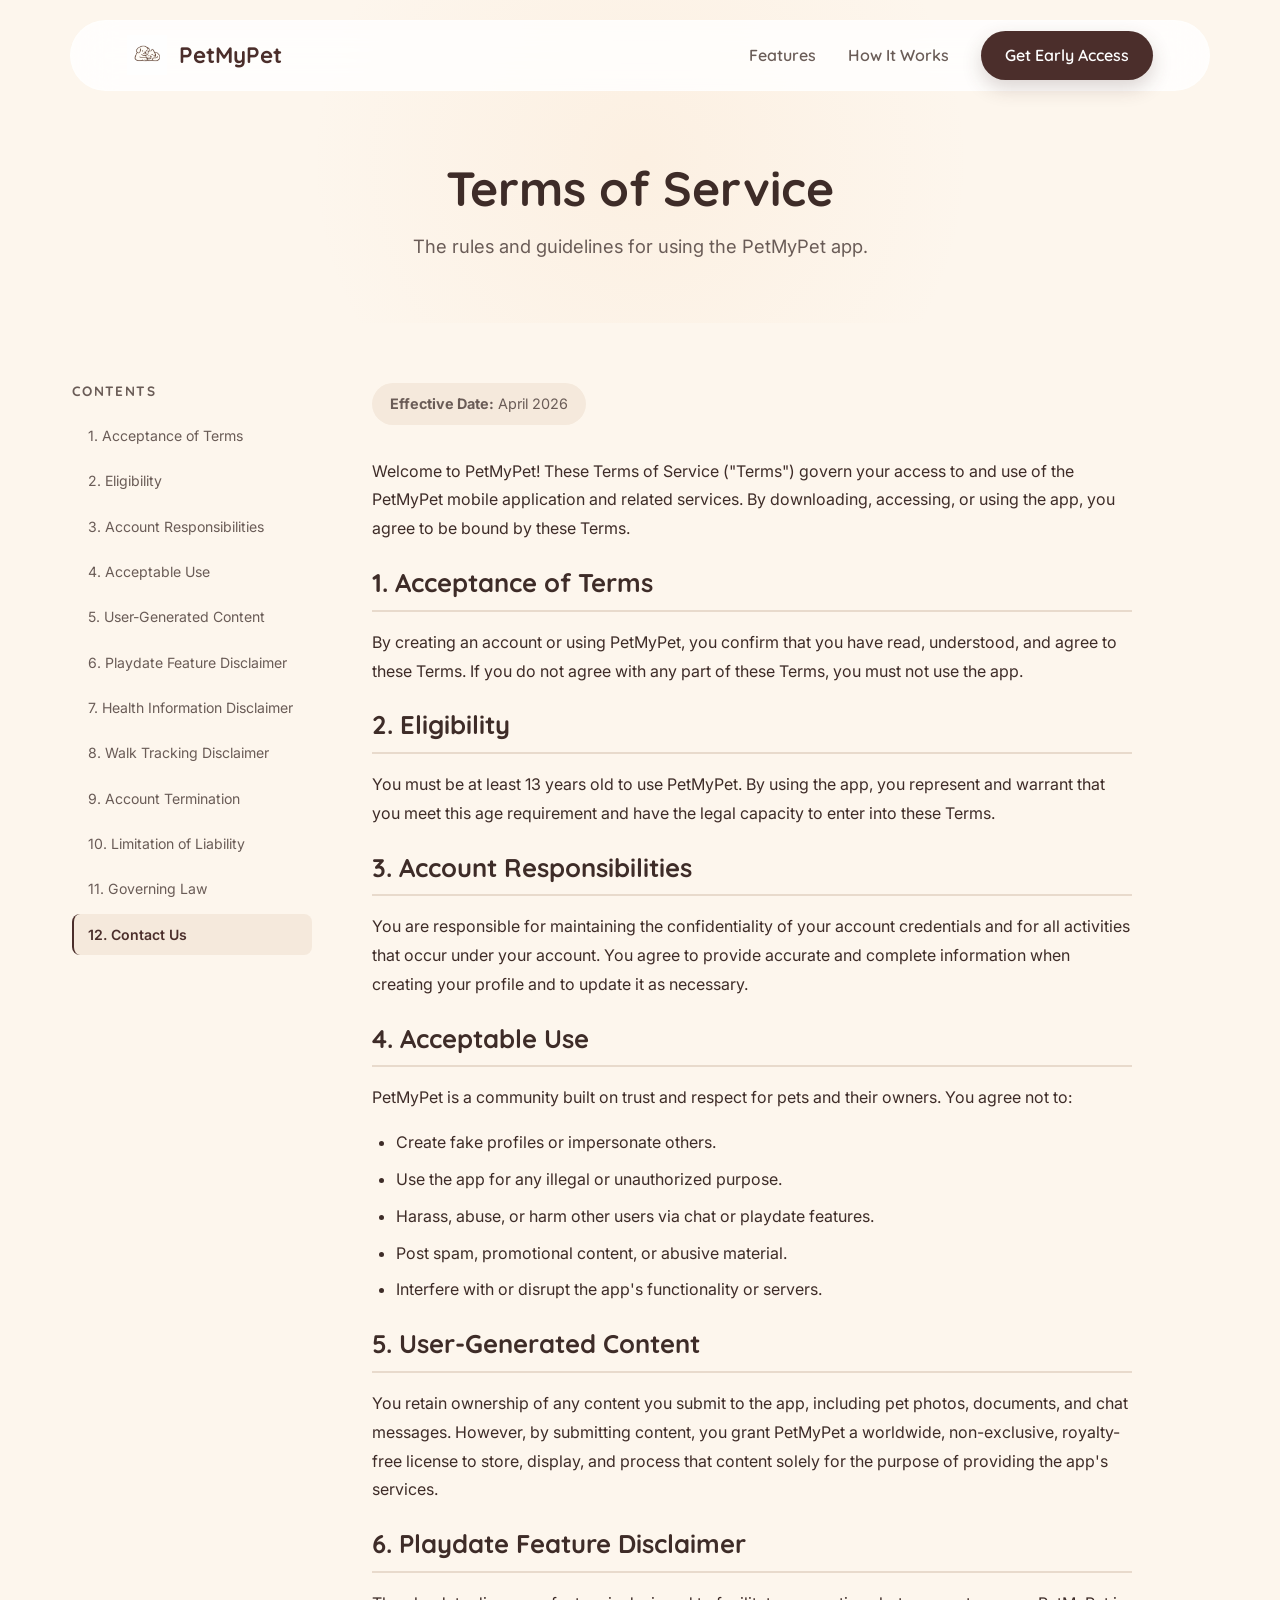
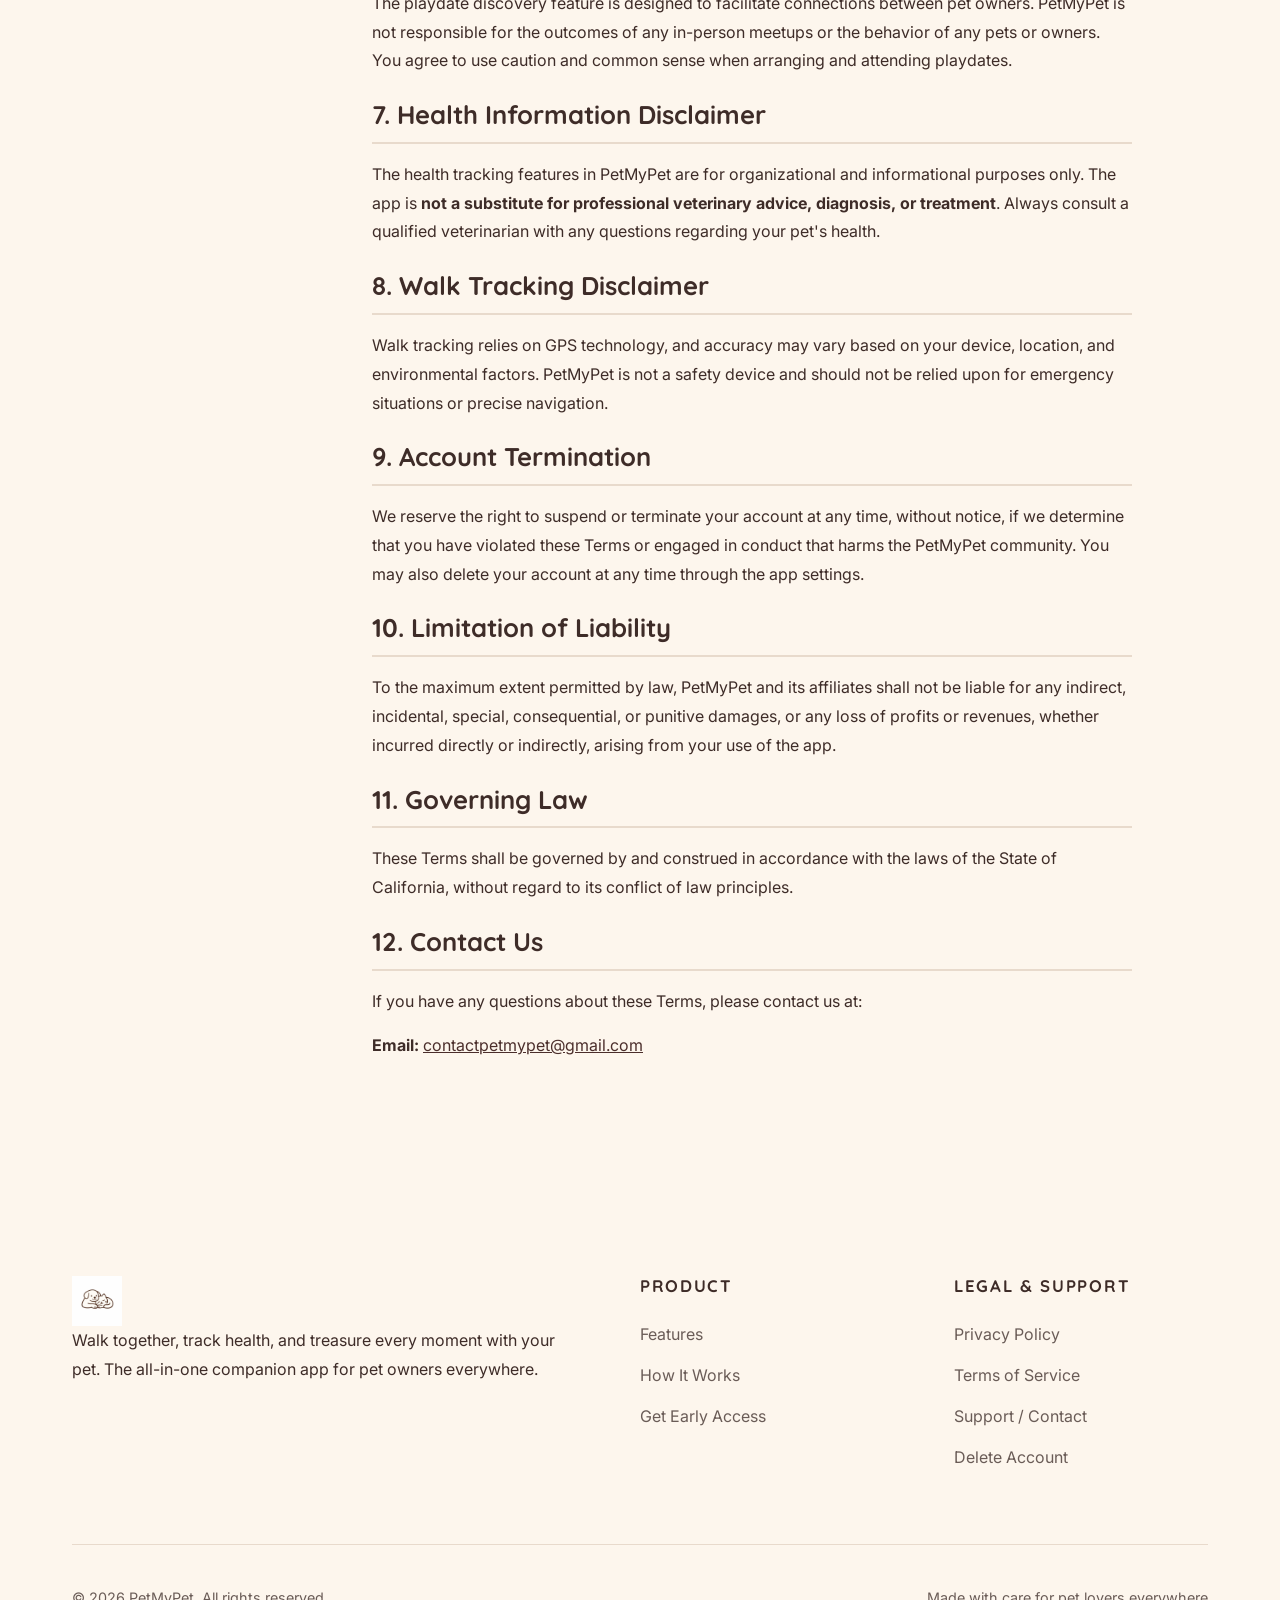
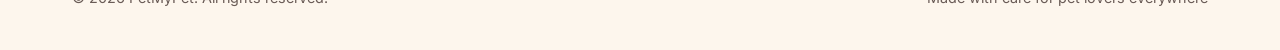
<file: terms.html>
<!DOCTYPE html>
<html lang="en">
<head>
  <meta charset="UTF-8" />
  <meta name="viewport" content="width=device-width, initial-scale=1.0" />
  <title>Terms of Service — PetMyPet</title>
  <meta name="description" content="Terms of Service for the PetMyPet mobile app." />
  <meta property="og:title" content="Terms of Service — PetMyPet" />
  <meta property="og:description" content="The rules and guidelines for using the PetMyPet app." />
  <meta property="og:type" content="website" />
  <link rel="icon" type="image/svg+xml" href="data:image/svg+xml,%3Csvg xmlns='http://www.w3.org/2000/svg' viewBox='0 0 24 24' fill='%234B2E2B'%3E%3Ccircle cx='11' cy='4' r='2'/%3E%3Ccircle cx='18' cy='8' r='2'/%3E%3Ccircle cx='4' cy='8' r='2'/%3E%3Cpath d='M12 12c-1.5 2-4 4-4 6.5a4 4 0 0 0 8 0c0-2.5-2.5-4.5-4-6.5z'/%3E%3C/svg%3E" />
  <link rel="stylesheet" href="css/style.css" />
  <link rel="preconnect" href="https://fonts.googleapis.com" />
  <link rel="preconnect" href="https://fonts.gstatic.com" crossorigin />
</head>
<body>

<!-- HEADER -->
<header class="header" role="banner">
  <div class="container">
    <div class="header-inner">
      <a href="index.html" class="logo" aria-label="PetMyPet Home">
        <img src="images/logo.png" alt="PetMyPet Logo" />
        PetMyPet
      </a>
      <nav class="nav" aria-label="Main navigation">
        <a href="index.html#features">Features</a>
        <a href="index.html#how-it-works">How It Works</a>
        <a href="index.html#waitlist" class="btn btn-primary btn-sm">Get Early Access</a>
      </nav>
      <button class="hamburger" aria-label="Open menu" aria-expanded="false">
        <span></span><span></span><span></span>
      </button>
    </div>
  </div>
  <nav class="mobile-nav" aria-label="Mobile navigation">
    <a href="index.html#features">Features</a>
    <a href="index.html#how-it-works">How It Works</a>
    <a href="index.html#waitlist">Get Early Access</a>
  </nav>
</header>

<!-- INNER HERO -->
<section class="inner-hero">
  <div class="container">
    <h1>Terms of Service</h1>
    <p>The rules and guidelines for using the PetMyPet app.</p>
  </div>
</section>

<!-- CONTENT -->
<section class="inner-content">
  <div class="container">
    <div class="inner-content-wrap">

      <!-- Sidebar TOC -->
      <aside class="inner-toc-wrap">
        <div class="inner-toc">
          <h4>Contents</h4>
          <ul>
            <li><a href="#acceptance" class="active">1. Acceptance of Terms</a></li>
            <li><a href="#eligibility">2. Eligibility</a></li>
            <li><a href="#account-responsibilities">3. Account Responsibilities</a></li>
            <li><a href="#acceptable-use">4. Acceptable Use</a></li>
            <li><a href="#user-content">5. User-Generated Content</a></li>
            <li><a href="#playdate-disclaimer">6. Playdate Feature Disclaimer</a></li>
            <li><a href="#health-disclaimer">7. Health Information Disclaimer</a></li>
            <li><a href="#walk-disclaimer">8. Walk Tracking Disclaimer</a></li>
            <li><a href="#termination">9. Account Termination</a></li>
            <li><a href="#liability">10. Limitation of Liability</a></li>
            <li><a href="#governing-law">11. Governing Law</a></li>
            <li><a href="#contact">12. Contact Us</a></li>
          </ul>
        </div>
      </aside>

      <!-- Main Body -->
      <div class="inner-body">
        <div class="effective-date">
          <strong>Effective Date:</strong> April 2026
        </div>

        <p>Welcome to PetMyPet! These Terms of Service ("Terms") govern your access to and use of the PetMyPet mobile application and related services. By downloading, accessing, or using the app, you agree to be bound by these Terms.</p>

        <section id="acceptance">
          <h2>1. Acceptance of Terms</h2>
          <p>By creating an account or using PetMyPet, you confirm that you have read, understood, and agree to these Terms. If you do not agree with any part of these Terms, you must not use the app.</p>
        </section>

        <section id="eligibility">
          <h2>2. Eligibility</h2>
          <p>You must be at least 13 years old to use PetMyPet. By using the app, you represent and warrant that you meet this age requirement and have the legal capacity to enter into these Terms.</p>
        </section>

        <section id="account-responsibilities">
          <h2>3. Account Responsibilities</h2>
          <p>You are responsible for maintaining the confidentiality of your account credentials and for all activities that occur under your account. You agree to provide accurate and complete information when creating your profile and to update it as necessary.</p>
        </section>

        <section id="acceptable-use">
          <h2>4. Acceptable Use</h2>
          <p>PetMyPet is a community built on trust and respect for pets and their owners. You agree not to:</p>
          <ul>
            <li>Create fake profiles or impersonate others.</li>
            <li>Use the app for any illegal or unauthorized purpose.</li>
            <li>Harass, abuse, or harm other users via chat or playdate features.</li>
            <li>Post spam, promotional content, or abusive material.</li>
            <li>Interfere with or disrupt the app's functionality or servers.</li>
          </ul>
        </section>

        <section id="user-content">
          <h2>5. User-Generated Content</h2>
          <p>You retain ownership of any content you submit to the app, including pet photos, documents, and chat messages. However, by submitting content, you grant PetMyPet a worldwide, non-exclusive, royalty-free license to store, display, and process that content solely for the purpose of providing the app's services.</p>
        </section>

        <section id="playdate-disclaimer">
          <h2>6. Playdate Feature Disclaimer</h2>
          <p>The playdate discovery feature is designed to facilitate connections between pet owners. PetMyPet is not responsible for the outcomes of any in-person meetups or the behavior of any pets or owners. You agree to use caution and common sense when arranging and attending playdates.</p>
        </section>

        <section id="health-disclaimer">
          <h2>7. Health Information Disclaimer</h2>
          <p>The health tracking features in PetMyPet are for organizational and informational purposes only. The app is <strong>not a substitute for professional veterinary advice, diagnosis, or treatment</strong>. Always consult a qualified veterinarian with any questions regarding your pet's health.</p>
        </section>

        <section id="walk-disclaimer">
          <h2>8. Walk Tracking Disclaimer</h2>
          <p>Walk tracking relies on GPS technology, and accuracy may vary based on your device, location, and environmental factors. PetMyPet is not a safety device and should not be relied upon for emergency situations or precise navigation.</p>
        </section>

        <section id="termination">
          <h2>9. Account Termination</h2>
          <p>We reserve the right to suspend or terminate your account at any time, without notice, if we determine that you have violated these Terms or engaged in conduct that harms the PetMyPet community. You may also delete your account at any time through the app settings.</p>
        </section>

        <section id="liability">
          <h2>10. Limitation of Liability</h2>
          <p>To the maximum extent permitted by law, PetMyPet and its affiliates shall not be liable for any indirect, incidental, special, consequential, or punitive damages, or any loss of profits or revenues, whether incurred directly or indirectly, arising from your use of the app.</p>
        </section>

        <section id="governing-law">
          <h2>11. Governing Law</h2>
          <p>These Terms shall be governed by and construed in accordance with the laws of the State of California, without regard to its conflict of law principles.</p>
        </section>

        <section id="contact">
          <h2>12. Contact Us</h2>
          <p>If you have any questions about these Terms, please contact us at:</p>
          <p><strong>Email:</strong> <a href="mailto:contactpetmypet@gmail.com">contactpetmypet@gmail.com</a></p>
        </section>

      </div>
    </div>
  </div>
</section>

<!-- FOOTER -->
<footer class="footer" role="contentinfo">
  <div class="container">
    <div class="footer-top">
      <div class="footer-brand">
        <a href="index.html" class="footer-logo">
          <img src="images/logo.png" alt="PetMyPet Logo" />
        </a>
        <p>Walk together, track health, and treasure every moment with your pet. The all-in-one companion app for pet owners everywhere.</p>
      </div>
      <div class="footer-col">
        <h5>Product</h5>
        <ul>
          <li><a href="index.html#features">Features</a></li>
          <li><a href="index.html#how-it-works">How It Works</a></li>
          <li><a href="index.html#waitlist">Get Early Access</a></li>
        </ul>
      </div>
      <div class="footer-col">
        <h5>Legal &amp; Support</h5>
        <ul>
          <li><a href="privacy.html">Privacy Policy</a></li>
          <li><a href="terms.html">Terms of Service</a></li>
          <li><a href="support.html">Support / Contact</a></li>
          <li><a href="delete-account.html">Delete Account</a></li>
        </ul>
      </div>
    </div>
    <div class="footer-bottom">
      <p>&copy; 2026 PetMyPet. All rights reserved.</p>
      <p>Made with care for pet lovers everywhere</p>
    </div>
  </div>
</footer>

<script src="js/main.js"></script>
</body>
</html>
</file>
<file: css/style.css>
/* =========================================================
   PetMyPet — Modernized Cozy Stylesheet
   ========================================================= */

/* --- Google Fonts Import --- */
@import url('https://fonts.googleapis.com/css2?family=Nunito:wght@400;600;700;800;900&family=Inter:wght@400;500;600&family=Quicksand:wght@500;600;700&display=swap');

/* --- CSS Variables --- */
:root {
  --bg:           #FDF6ED;
  --surface:      #F5E9DC;
  --primary:      #4B2E2B;
  --primary-hover:#6B453A;
  --muted:        #A68A7F;
  --text:         #3E2C28;
  --text-sec:     #6A5C57;
  --border:       #E8DACC;
  --sage:         #A9B388;
  --orange:       #F3B97F;
  --white:        #FFFFFF;
  --radius:       24px; /* More rounded for modern feel */
  --radius-sm:    12px;
  --shadow:       0 10px 30px rgba(75,46,43,0.05);
  --shadow-md:    0 20px 50px rgba(75,46,43,0.1);
  --transition:   0.4s cubic-bezier(0.165, 0.84, 0.44, 1);
}

/* --- Reset & Base --- */
*, *::before, *::after { box-sizing: border-box; margin: 0; padding: 0; }
html { scroll-behavior: smooth; font-size: 16px; }
body {
  font-family: 'Inter', sans-serif;
  background: var(--bg);
  color: var(--text);
  line-height: 1.8;
  overflow-x: hidden;
  -webkit-font-smoothing: antialiased;
}
h1, h2, h3, h4, h5 {
  font-family: 'Quicksand', 'Nunito', sans-serif;
  color: var(--text);
  line-height: 1.2;
  font-weight: 700;
}
a { color: inherit; text-decoration: none; transition: var(--transition); }
img { max-width: 100%; display: block; }
ul { list-style: none; }
button { cursor: pointer; font-family: inherit; border: none; background: none; }

/* --- Utility --- */
.container { max-width: 1200px; margin: 0 auto; padding: 0 32px; }
.section { padding: 120px 0; }
.text-center { text-align: center; }
.text-muted { color: var(--text-sec); }

/* --- Buttons --- */
.btn {
  display: inline-flex;
  align-items: center;
  justify-content: center;
  gap: 10px;
  padding: 16px 32px;
  border-radius: 100px; /* Pill shape is more modern */
  font-family: 'Quicksand', sans-serif;
  font-weight: 700;
  font-size: 1.05rem;
  transition: var(--transition);
  cursor: pointer;
  white-space: nowrap;
}
.btn-primary {
  background: var(--primary);
  color: var(--white);
  box-shadow: 0 8px 20px rgba(75,46,43,0.2);
}
.btn-primary:hover {
  background: var(--primary-hover);
  transform: translateY(-3px);
  box-shadow: 0 12px 25px rgba(75,46,43,0.3);
}
.btn-outline {
  background: var(--white);
  color: var(--primary);
  border: 2px solid var(--border);
}
.btn-outline:hover {
  border-color: var(--primary);
  transform: translateY(-3px);
}
.btn-sm { padding: 10px 24px; font-size: 0.9rem; }

/* --- Header --- */
.header {
  position: fixed;
  top: 20px;
  left: 50%;
  transform: translateX(-50%);
  width: calc(100% - 40px);
  max-width: 1140px;
  z-index: 1000;
  background: rgba(255, 255, 255, 0.8);
  backdrop-filter: blur(20px);
  -webkit-backdrop-filter: blur(20px);
  border: 1px solid rgba(255, 255, 255, 0.3);
  border-radius: 100px;
  padding: 10px 24px;
  transition: var(--transition);
}
.header.scrolled {
  top: 10px;
  box-shadow: var(--shadow-md);
  background: rgba(255, 255, 255, 0.95);
}
.header-inner {
  display: flex;
  align-items: center;
  justify-content: space-between;
}
.logo {
  display: flex;
  align-items: center;
  gap: 12px;
  font-family: 'Quicksand', sans-serif;
  font-weight: 700;
  font-size: 1.4rem;
  color: var(--primary);
}
.logo img {
  height: 40px;
  width: auto;
}
.nav { display: flex; align-items: center; gap: 32px; }
.nav a {
  font-family: 'Quicksand', sans-serif;
  font-weight: 600;
  font-size: 1rem;
  color: var(--text-sec);
}
.nav a:hover { color: var(--primary); }
.nav a.btn { color: var(--white); }
.nav a.btn:hover { color: var(--white); }

/* --- Hero --- */
.hero {
  padding: 180px 0 100px;
  position: relative;
}
.hero-inner {
  display: flex;
  flex-direction: column;
  align-items: center;
  text-align: center;
}
.hero h1 {
  font-size: clamp(2.5rem, 5vw, 4rem);
  line-height: 1.1;
  margin-bottom: 32px;
  letter-spacing: -0.02em;
  max-width: 700px;
}
.hero-actions {
  display: flex;
  gap: 16px;
  justify-content: center;
}
.hero-visual {
  position: relative;
}
.hero-phone-container {
  position: relative;
  z-index: 2;
}
.hero-phone-container::after {
  content: '';
  position: absolute;
  width: 120%;
  height: 120%;
  background: var(--surface);
  border-radius: 50%;
  top: 50%;
  left: 50%;
  transform: translate(-50%, -50%);
  z-index: -1;
  opacity: 0.5;
}

/* --- Features --- */
.features-grid {
  display: grid;
  grid-template-columns: repeat(auto-fit, minmax(300px, 1fr));
  gap: 40px;
  margin-top: 60px;
}
.feature-card {
  background: var(--white);
  padding: 48px;
  border-radius: var(--radius);
  border: 1px solid var(--border);
  transition: var(--transition);
  position: relative;
  overflow: hidden;
}
.feature-card:hover {
  transform: translateY(-10px);
  box-shadow: var(--shadow-md);
  border-color: var(--primary);
}
/* feature-card-icon styles are defined below in the icon section */
.feature-card h3 {
  font-size: 1.5rem;
  margin-bottom: 16px;
}

/* --- How It Works --- */
.how-it-works {}
.steps-container {
  display: grid;
  grid-template-columns: repeat(3, 1fr);
  gap: 60px;
  margin-top: 80px;
}
.step-item {
  text-align: center;
  position: relative;
}
.step-number {
  width: 60px;
  height: 60px;
  background: var(--primary);
  color: var(--white);
  border-radius: 50%;
  display: flex;
  align-items: center;
  justify-content: center;
  font-size: 1.5rem;
  font-weight: 800;
  margin: 0 auto 24px;
  box-shadow: 0 10px 20px rgba(75,46,43,0.2);
}

/* --- Social Proof --- */
.stats-container {
  display: flex;
  justify-content: space-around;
  flex-wrap: wrap;
  gap: 40px;
  margin-bottom: 80px;
}
.stat-item {
  text-align: center;
}
.stat-number {
  font-size: 3.5rem;
  font-weight: 800;
  color: var(--primary);
  display: block;
  line-height: 1;
}
.stat-label {
  font-family: 'Quicksand', sans-serif;
  font-weight: 600;
  color: var(--text-sec);
  text-transform: uppercase;
  letter-spacing: 0.1em;
  font-size: 0.9rem;
}

/* --- Waitlist --- */
.waitlist-card {
  background: var(--primary);
  color: var(--white);
  padding: 80px;
  border-radius: 60px;
  text-align: center;
  position: relative;
  overflow: hidden;
}
.waitlist-card h2 { color: var(--white); font-size: 3rem; margin-bottom: 24px; }
.waitlist-card p { color: rgba(255,255,255,0.8); font-size: 1.2rem; margin-bottom: 40px; }
.waitlist-form {
  display: flex;
  max-width: 500px;
  margin: 0 auto;
  background: rgba(255,255,255,0.1);
  padding: 8px;
  border-radius: 100px;
  border: 1px solid rgba(255,255,255,0.2);
}
.waitlist-form input {
  flex: 1;
  background: none;
  border: none;
  padding: 0 24px;
  color: var(--white);
  font-size: 1rem;
  outline: none;
}
.waitlist-form input::placeholder { color: rgba(255,255,255,0.5); }
.waitlist-card .btn-primary {
  background: var(--white);
  color: var(--primary);
  box-shadow: 0 8px 20px rgba(0,0,0,0.1);
}
.waitlist-card .btn-primary:hover {
  background: var(--surface);
  box-shadow: 0 12px 25px rgba(0,0,0,0.15);
}

/* --- Footer --- */
.footer {
  padding: 100px 0 40px;
  background: var(--bg);
}
.footer-grid {
  display: grid;
  grid-template-columns: 2fr 1fr 1fr 1fr;
  gap: 60px;
  margin-bottom: 60px;
}
.footer-logo {
  margin-bottom: 24px;
}
.footer-logo img { height: 50px; }
.footer h4 { margin-bottom: 24px; font-size: 1.1rem; text-transform: uppercase; letter-spacing: 0.1em; }
.footer ul li { margin-bottom: 12px; }
.footer ul li a { color: var(--text-sec); }
.footer ul li a:hover { color: var(--primary); }

/* --- Hamburger --- */
.hamburger {
  display: none;
  flex-direction: column;
  justify-content: center;
  gap: 5px;
  width: 36px;
  height: 36px;
  padding: 4px;
  cursor: pointer;
  z-index: 1001;
}
.hamburger span {
  display: block;
  width: 100%;
  height: 2.5px;
  background: var(--primary);
  border-radius: 2px;
  transition: var(--transition);
  transform-origin: center;
}

/* --- Mobile Navigation --- */
.mobile-nav {
  display: none;
  position: absolute;
  top: calc(100% + 8px);
  left: 16px;
  right: 16px;
  background: rgba(255, 255, 255, 0.96);
  backdrop-filter: blur(20px);
  -webkit-backdrop-filter: blur(20px);
  border: 1px solid var(--border);
  border-radius: var(--radius);
  padding: 16px;
  box-shadow: var(--shadow-md);
  flex-direction: column;
  gap: 4px;
  z-index: 999;
}
.mobile-nav.open { display: flex; }
.mobile-nav a {
  display: block;
  padding: 14px 20px;
  font-family: 'Quicksand', sans-serif;
  font-weight: 600;
  font-size: 1.05rem;
  color: var(--text);
  border-radius: var(--radius-sm);
  transition: var(--transition);
}
.mobile-nav a:hover { background: var(--surface); color: var(--primary); }

/* --- Fade-in Animations --- */
.fade-in {
  opacity: 0;
  transform: translateY(30px);
  transition: opacity 0.7s cubic-bezier(0.165, 0.84, 0.44, 1),
              transform 0.7s cubic-bezier(0.165, 0.84, 0.44, 1);
}
.fade-in.visible {
  opacity: 1;
  transform: translateY(0);
}
.fade-in-delay-1 { transition-delay: 0.1s; }
.fade-in-delay-2 { transition-delay: 0.2s; }
.fade-in-delay-3 { transition-delay: 0.3s; }

/* --- Hero Badge --- */
.hero-badge {
  display: inline-flex;
  align-items: center;
  gap: 10px;
  padding: 10px 20px;
  background: var(--surface);
  border: 1px solid var(--border);
  border-radius: 100px;
  font-family: 'Quicksand', sans-serif;
  font-weight: 600;
  font-size: 0.95rem;
  color: var(--text-sec);
  margin-bottom: 24px;
}
.hero-badge svg { flex-shrink: 0; }

/* --- Phone Mockup --- */
.phone-mockup {
  width: 280px;
  margin: 0 auto;
  background: var(--white);
  border-radius: 40px;
  border: 4px solid var(--primary);
  padding: 12px;
  box-shadow: 0 30px 60px rgba(75,46,43,0.15), 0 10px 20px rgba(75,46,43,0.08);
  position: relative;
}
.phone-screen {
  background: var(--bg);
  border-radius: 30px;
  overflow: hidden;
  padding: 16px;
  min-height: 480px;
}
.phone-notch {
  width: 100px;
  height: 6px;
  background: var(--border);
  border-radius: 100px;
  margin: 0 auto 20px;
}
.phone-ui { display: flex; flex-direction: column; gap: 16px; }
.phone-ui-header {
  display: flex;
  align-items: center;
  justify-content: space-between;
}
.phone-ui-title {
  font-family: 'Quicksand', sans-serif;
  font-weight: 700;
  font-size: 1.1rem;
  color: var(--text);
  display: flex;
  align-items: center;
  gap: 6px;
}
.phone-ui-avatar {
  width: 36px;
  height: 36px;
  border-radius: 50%;
  background: var(--surface);
  border: 2px solid var(--border);
}
.phone-ui-map {
  background: var(--surface);
  border-radius: var(--radius-sm);
  height: 140px;
  display: flex;
  align-items: center;
  justify-content: center;
  color: var(--text-sec);
}
.phone-ui-card {
  background: var(--white);
  border-radius: var(--radius-sm);
  padding: 16px;
  border: 1px solid var(--border);
}
.phone-ui-card-title {
  font-family: 'Quicksand', sans-serif;
  font-weight: 700;
  font-size: 0.85rem;
  color: var(--text);
  margin-bottom: 12px;
}
.phone-ui-bar-wrap { display: flex; flex-direction: column; gap: 8px; }
.phone-ui-bar {
  height: 8px;
  background: var(--surface);
  border-radius: 100px;
  overflow: hidden;
}
.phone-ui-bar-fill {
  height: 100%;
  border-radius: 100px;
  transition: width 1.5s cubic-bezier(0.165, 0.84, 0.44, 1);
}
.phone-ui-stats { display: grid; grid-template-columns: 1fr 1fr; gap: 12px; }
.phone-ui-stat {
  background: var(--white);
  border-radius: var(--radius-sm);
  padding: 14px;
  text-align: center;
  border: 1px solid var(--border);
}
.phone-ui-stat-val {
  font-family: 'Quicksand', sans-serif;
  font-weight: 800;
  font-size: 1.2rem;
  color: var(--primary);
  display: flex;
  align-items: center;
  justify-content: center;
  gap: 4px;
}
.phone-ui-stat-label {
  font-size: 0.7rem;
  color: var(--text-sec);
  margin-top: 2px;
}

/* --- Section Heading Utilities --- */
.section-heading {
  font-size: clamp(2rem, 4vw, 3rem);
  margin-bottom: 16px;
}
.section-subtext {
  font-size: 1.15rem;
  color: var(--text-sec);
  max-width: 600px;
  margin: 0 auto 60px;
}

/* --- Testimonials --- */
.testimonials-grid {
  display: grid;
  grid-template-columns: repeat(auto-fit, minmax(300px, 1fr));
  gap: 30px;
}
.testimonial-card {
  background: var(--white);
  padding: 40px;
  border-radius: var(--radius);
  border: 1px solid var(--border);
  transition: var(--transition);
}
.testimonial-card:hover {
  box-shadow: var(--shadow);
  border-color: var(--primary);
}
.testimonial-text {
  font-style: italic;
  margin-bottom: 24px;
  line-height: 1.7;
  color: var(--text);
}
.testimonial-author {
  display: flex;
  align-items: center;
  gap: 12px;
}
.testimonial-avatar {
  width: 44px;
  height: 44px;
  border-radius: 50%;
  background: var(--surface);
  display: flex;
  align-items: center;
  justify-content: center;
  color: var(--primary);
  flex-shrink: 0;
}
.testimonial-info strong {
  display: block;
  font-family: 'Quicksand', sans-serif;
  font-weight: 700;
  color: var(--text);
}
.testimonial-info span {
  font-size: 0.85rem;
  color: var(--text-sec);
}

/* --- Featured Testimonial --- */
.testimonial-featured {
  background: var(--white);
  padding: 56px 72px;
  border-radius: var(--radius);
  border: 1px solid var(--border);
  text-align: center;
  position: relative;
  margin-bottom: 30px;
  box-shadow: var(--shadow);
  overflow: hidden;
}
.testimonial-featured::before {
  content: '\201C';
  font-family: 'Quicksand', serif;
  font-size: 10rem;
  color: var(--orange);
  opacity: 0.15;
  position: absolute;
  top: -20px;
  left: 32px;
  line-height: 1;
  pointer-events: none;
}
.testimonial-featured .testimonial-text {
  font-size: 1.4rem;
  font-style: italic;
  line-height: 1.6;
  max-width: 680px;
  margin: 0 auto 24px;
  color: var(--text);
  font-weight: 500;
  position: relative;
}
.testimonial-featured .testimonial-author {
  justify-content: center;
}

/* --- Star Rating --- */
.testimonial-stars {
  display: flex;
  align-items: center;
  gap: 4px;
  margin-bottom: 16px;
  color: var(--orange);
}
.testimonial-featured .testimonial-stars {
  justify-content: center;
  margin-bottom: 20px;
}

/* --- Compact 2-col Grid --- */
.testimonials-grid-compact {
  display: grid;
  grid-template-columns: 1fr 1fr;
  gap: 30px;
}

/* --- Feature Carousel --- */
.carousel-section {
  padding: 60px 0 80px;
  overflow: hidden;
}
.carousel-wrapper {
  mask-image: linear-gradient(to right, transparent, black 5%, black 95%, transparent);
  -webkit-mask-image: linear-gradient(to right, transparent, black 5%, black 95%, transparent);
}
.carousel-track {
  display: flex;
  gap: 24px;
  width: max-content;
  animation: carousel-scroll 35s linear infinite;
}
.carousel-track:hover {
  animation-play-state: paused;
}
@keyframes carousel-scroll {
  0% { transform: translateX(0); }
  100% { transform: translateX(-50%); }
}
.carousel-card {
  flex-shrink: 0;
  width: 320px;
  background: var(--white);
  padding: 28px;
  border-radius: var(--radius);
  border: 1px solid var(--border);
  transition: var(--transition);
}
.carousel-card:hover {
  box-shadow: var(--shadow);
  border-color: var(--primary);
}
.carousel-card-icon {
  width: 48px;
  height: 48px;
  background: var(--surface);
  border-radius: 12px;
  display: flex;
  align-items: center;
  justify-content: center;
  color: var(--primary);
  margin-bottom: 16px;
}
.carousel-card h3 {
  font-size: 1.1rem;
  margin-bottom: 8px;
  font-family: 'Quicksand', sans-serif;
}
.carousel-card p {
  font-size: 0.92rem;
  color: var(--text-sec);
  line-height: 1.6;
}

/* --- Step Connectors --- */
@media (min-width: 1025px) {
  .step-item { position: relative; }
  .step-item:not(:last-child)::after {
    content: '';
    position: absolute;
    top: 30px;
    left: calc(50% + 50px);
    width: calc(100% - 100px);
    height: 2px;
    background: repeating-linear-gradient(
      90deg,
      var(--border) 0,
      var(--border) 8px,
      transparent 8px,
      transparent 16px
    );
  }
}

/* --- Feature Icon (SVG wrapper) --- */
.feature-card-icon {
  font-size: 3rem;
  margin-bottom: 24px;
  display: flex;
  align-items: center;
  justify-content: center;
  width: 64px;
  height: 64px;
  background: var(--surface);
  border-radius: 16px;
  color: var(--primary);
}

/* --- Inner Page Hero --- */
.inner-hero {
  padding: 160px 0 60px;
  text-align: center;
  background: radial-gradient(circle at 50% 50%, rgba(243,185,127,0.1) 0%, transparent 50%);
}
.inner-hero h1 {
  font-size: clamp(2rem, 4vw, 3rem);
  margin-bottom: 12px;
}
.inner-hero p {
  font-size: 1.15rem;
  color: var(--text-sec);
  max-width: 500px;
  margin: 0 auto;
}

/* --- Inner Page Content --- */
.inner-content {
  padding: 60px 0 100px;
}
.inner-content-wrap {
  display: grid;
  grid-template-columns: 240px 1fr;
  gap: 60px;
  align-items: start;
}

/* --- Inner Page TOC --- */
.inner-toc-wrap {
  position: sticky;
  top: 100px;
}
.inner-toc h4 {
  font-size: 0.85rem;
  text-transform: uppercase;
  letter-spacing: 0.1em;
  color: var(--text-sec);
  margin-bottom: 16px;
}
.inner-toc ul { display: flex; flex-direction: column; gap: 4px; }
.inner-toc a {
  display: block;
  padding: 8px 14px;
  font-size: 0.88rem;
  color: var(--text-sec);
  border-radius: 8px;
  border-left: 2px solid transparent;
  transition: var(--transition);
}
.inner-toc a:hover { color: var(--primary); background: var(--surface); }
.inner-toc a.active {
  color: var(--primary);
  background: var(--surface);
  border-left-color: var(--primary);
  font-weight: 600;
}

/* --- Inner Page Body --- */
.inner-body {
  max-width: 760px;
}
.inner-body h2 {
  font-size: 1.6rem;
  margin: 48px 0 16px;
  padding-bottom: 12px;
  border-bottom: 2px solid var(--border);
}
.inner-body h2:first-of-type { margin-top: 24px; }
.inner-body h3 {
  font-size: 1.2rem;
  margin: 28px 0 12px;
}
.inner-body p { margin-bottom: 16px; }
.inner-body ul {
  list-style: disc;
  padding-left: 24px;
  margin-bottom: 16px;
  display: flex;
  flex-direction: column;
  gap: 8px;
}
.inner-body a { color: var(--primary); text-decoration: underline; }
.inner-body a:hover { color: var(--primary-hover); }

/* --- Effective Date --- */
.effective-date {
  display: inline-block;
  padding: 8px 18px;
  background: var(--surface);
  border-radius: 100px;
  font-size: 0.9rem;
  color: var(--text-sec);
  margin-bottom: 32px;
}

/* --- FAQ --- */
.faq-list { display: flex; flex-direction: column; gap: 12px; }
.faq-item {
  background: var(--white);
  border: 1px solid var(--border);
  border-radius: var(--radius-sm);
  overflow: hidden;
  transition: var(--transition);
}
.faq-item:hover { border-color: var(--muted); }
.faq-question {
  display: flex;
  align-items: center;
  justify-content: space-between;
  width: 100%;
  padding: 20px 24px;
  font-family: 'Quicksand', sans-serif;
  font-weight: 700;
  font-size: 1.05rem;
  color: var(--text);
  text-align: left;
  cursor: pointer;
  background: none;
  border: none;
  gap: 16px;
}
.faq-arrow {
  display: flex;
  align-items: center;
  justify-content: center;
  flex-shrink: 0;
  transition: transform 0.3s ease;
  color: var(--text-sec);
}
.faq-item.open .faq-arrow { transform: rotate(180deg); }
.faq-answer {
  max-height: 0;
  overflow: hidden;
  transition: max-height 0.4s cubic-bezier(0.165, 0.84, 0.44, 1),
              padding 0.4s cubic-bezier(0.165, 0.84, 0.44, 1);
}
.faq-item.open .faq-answer {
  max-height: 300px;
}
.faq-answer p {
  padding: 0 24px 20px;
  color: var(--text-sec);
  line-height: 1.7;
}

/* --- Warning Box --- */
.warning-box {
  background: rgba(243, 185, 127, 0.15);
  border-left: 4px solid var(--orange);
  border-radius: 0 var(--radius-sm) var(--radius-sm) 0;
  padding: 24px 28px;
  margin: 24px 0 32px;
}
.warning-box strong {
  display: flex;
  align-items: center;
  gap: 8px;
  margin-bottom: 8px;
  color: var(--text);
}
.warning-box p {
  color: var(--text-sec);
  margin-bottom: 0;
}

/* --- Delete Steps --- */
.delete-steps {
  display: flex;
  flex-direction: column;
  gap: 0;
  position: relative;
  padding-left: 24px;
}
.delete-steps::before {
  content: '';
  position: absolute;
  left: 19px;
  top: 0;
  bottom: 0;
  width: 2px;
  background: var(--border);
}
.delete-step {
  display: flex;
  gap: 20px;
  padding: 20px 0;
  position: relative;
}
.delete-step-num {
  width: 40px;
  height: 40px;
  min-width: 40px;
  background: var(--primary);
  color: var(--white);
  border-radius: 50%;
  display: flex;
  align-items: center;
  justify-content: center;
  font-family: 'Quicksand', sans-serif;
  font-weight: 800;
  font-size: 1rem;
  position: relative;
  z-index: 1;
  box-shadow: 0 4px 12px rgba(75,46,43,0.15);
}
.delete-step-body h4 {
  font-family: 'Quicksand', sans-serif;
  font-weight: 700;
  font-size: 1.1rem;
  margin-bottom: 6px;
}
.delete-step-body p {
  color: var(--text-sec);
  margin-bottom: 0;
}

/* --- Inner Page Footer --- */
.footer-top {
  display: grid;
  grid-template-columns: 2fr 1fr 1fr;
  gap: 60px;
  margin-bottom: 60px;
}
.footer-col h5 {
  margin-bottom: 24px;
  font-size: 1.05rem;
  text-transform: uppercase;
  letter-spacing: 0.1em;
}
.footer-col ul li { margin-bottom: 12px; }
.footer-col ul li a { color: var(--text-sec); }
.footer-col ul li a:hover { color: var(--primary); }
.footer-bottom {
  display: flex;
  justify-content: space-between;
  align-items: center;
  padding-top: 40px;
  border-top: 1px solid var(--border);
}
.footer-bottom p {
  color: var(--text-sec);
  font-size: 0.9rem;
}

/* --- Responsive --- */
@media (max-width: 1024px) {
  .steps-container { grid-template-columns: 1fr; gap: 40px; }
  .footer-grid { grid-template-columns: 1fr 1fr; }
  .footer-top { grid-template-columns: 1fr 1fr; }
  .inner-content-wrap { grid-template-columns: 1fr; }
  .inner-toc-wrap {
    position: static;
    border-bottom: 1px solid var(--border);
    padding-bottom: 24px;
    margin-bottom: 24px;
  }
  .inner-toc ul { flex-direction: row; flex-wrap: wrap; gap: 8px; }
  .inner-toc a { font-size: 0.8rem; padding: 6px 12px; border-left: none; border-bottom: 2px solid transparent; }
  .inner-toc a.active { border-left-color: transparent; border-bottom-color: var(--primary); }
}
@media (max-width: 768px) {
  .container { padding: 0 20px; }
  .section { padding: 60px 0; }
  .header { width: calc(100% - 20px); top: 10px; padding: 8px 16px; }
  .logo { font-size: 1.2rem; }
  .logo img { height: 32px; }
  .nav { display: none; }
  .hamburger { display: flex; }

  /* Hero mobile */
  .hero { padding: 120px 0 40px; }
  .hero h1 { font-size: clamp(1.8rem, 7vw, 2.5rem); margin-bottom: 24px; }
  .hero-badge { font-size: 0.82rem; padding: 8px 16px; }
  .hero-actions .btn { padding: 14px 28px; font-size: 0.95rem; }

  /* Section headings mobile */
  .section-heading { font-size: clamp(1.6rem, 6vw, 2rem); }
  .section-subtext { font-size: 1rem; margin-bottom: 40px; }

  /* Featured testimonial mobile */
  .testimonial-featured { padding: 36px 24px; }
  .testimonial-featured .testimonial-text { font-size: 1.1rem; }
  .testimonial-featured::before { font-size: 6rem; left: 12px; top: -12px; }
  .testimonials-grid-compact { grid-template-columns: 1fr; gap: 16px; }

  /* Carousel mobile */
  .carousel-section { padding: 40px 0 60px; }
  .carousel-card { width: 280px; padding: 24px; }
  .carousel-track { gap: 16px; }

  /* Features mobile */
  .features-grid { grid-template-columns: 1fr; gap: 20px; margin-top: 32px; }
  .feature-card { padding: 28px; }
  .feature-card-icon { width: 52px; height: 52px; }
  .feature-card h3 { font-size: 1.25rem; }

  /* How it works mobile */
  .steps-container { margin-top: 40px; gap: 28px; }
  .step-number { width: 48px; height: 48px; font-size: 1.2rem; }

  /* Testimonials mobile */
  .testimonials-grid { grid-template-columns: 1fr; gap: 16px; }
  .testimonial-card { padding: 28px; }
  .testimonial-text { font-size: 0.95rem; }

  /* Waitlist mobile */
  .waitlist-card { padding: 36px 20px; border-radius: 24px; }
  .waitlist-card h2 { font-size: 1.8rem; }
  .waitlist-card p { font-size: 1rem; margin-bottom: 28px; }
  .waitlist-form { flex-direction: column; border-radius: 16px; gap: 10px; }
  .waitlist-form input { padding: 14px 20px; text-align: center; }
  .waitlist-form button { width: 100%; }

  /* Footer mobile */
  .footer { padding: 60px 0 32px; }
  .footer-grid { grid-template-columns: 1fr; gap: 32px; }
  .footer-top { grid-template-columns: 1fr; gap: 32px; }
  .footer-bottom { flex-direction: column; gap: 8px; text-align: center; }
  .footer-logo img { height: 40px; }

  /* Inner pages mobile */
  .inner-hero { padding: 110px 0 36px; }
  .inner-hero h1 { font-size: 1.6rem; }
  .inner-hero p { font-size: 1rem; }
  .inner-content { padding: 40px 0 60px; }
  .inner-body h2 { font-size: 1.35rem; margin: 36px 0 12px; }
  .inner-body h3 { font-size: 1.1rem; }

  /* FAQ mobile */
  .faq-question { padding: 16px 18px; font-size: 0.95rem; }
  .faq-answer p { padding: 0 18px 16px; font-size: 0.92rem; }

  /* Delete steps mobile */
  .delete-steps { padding-left: 8px; }
  .delete-steps::before { left: 3px; }
  .delete-step-num { width: 36px; height: 36px; min-width: 36px; font-size: 0.9rem; }
  .delete-step-body h4 { font-size: 1rem; }

  /* Warning box mobile */
  .warning-box { padding: 18px 20px; }
}
</file>
